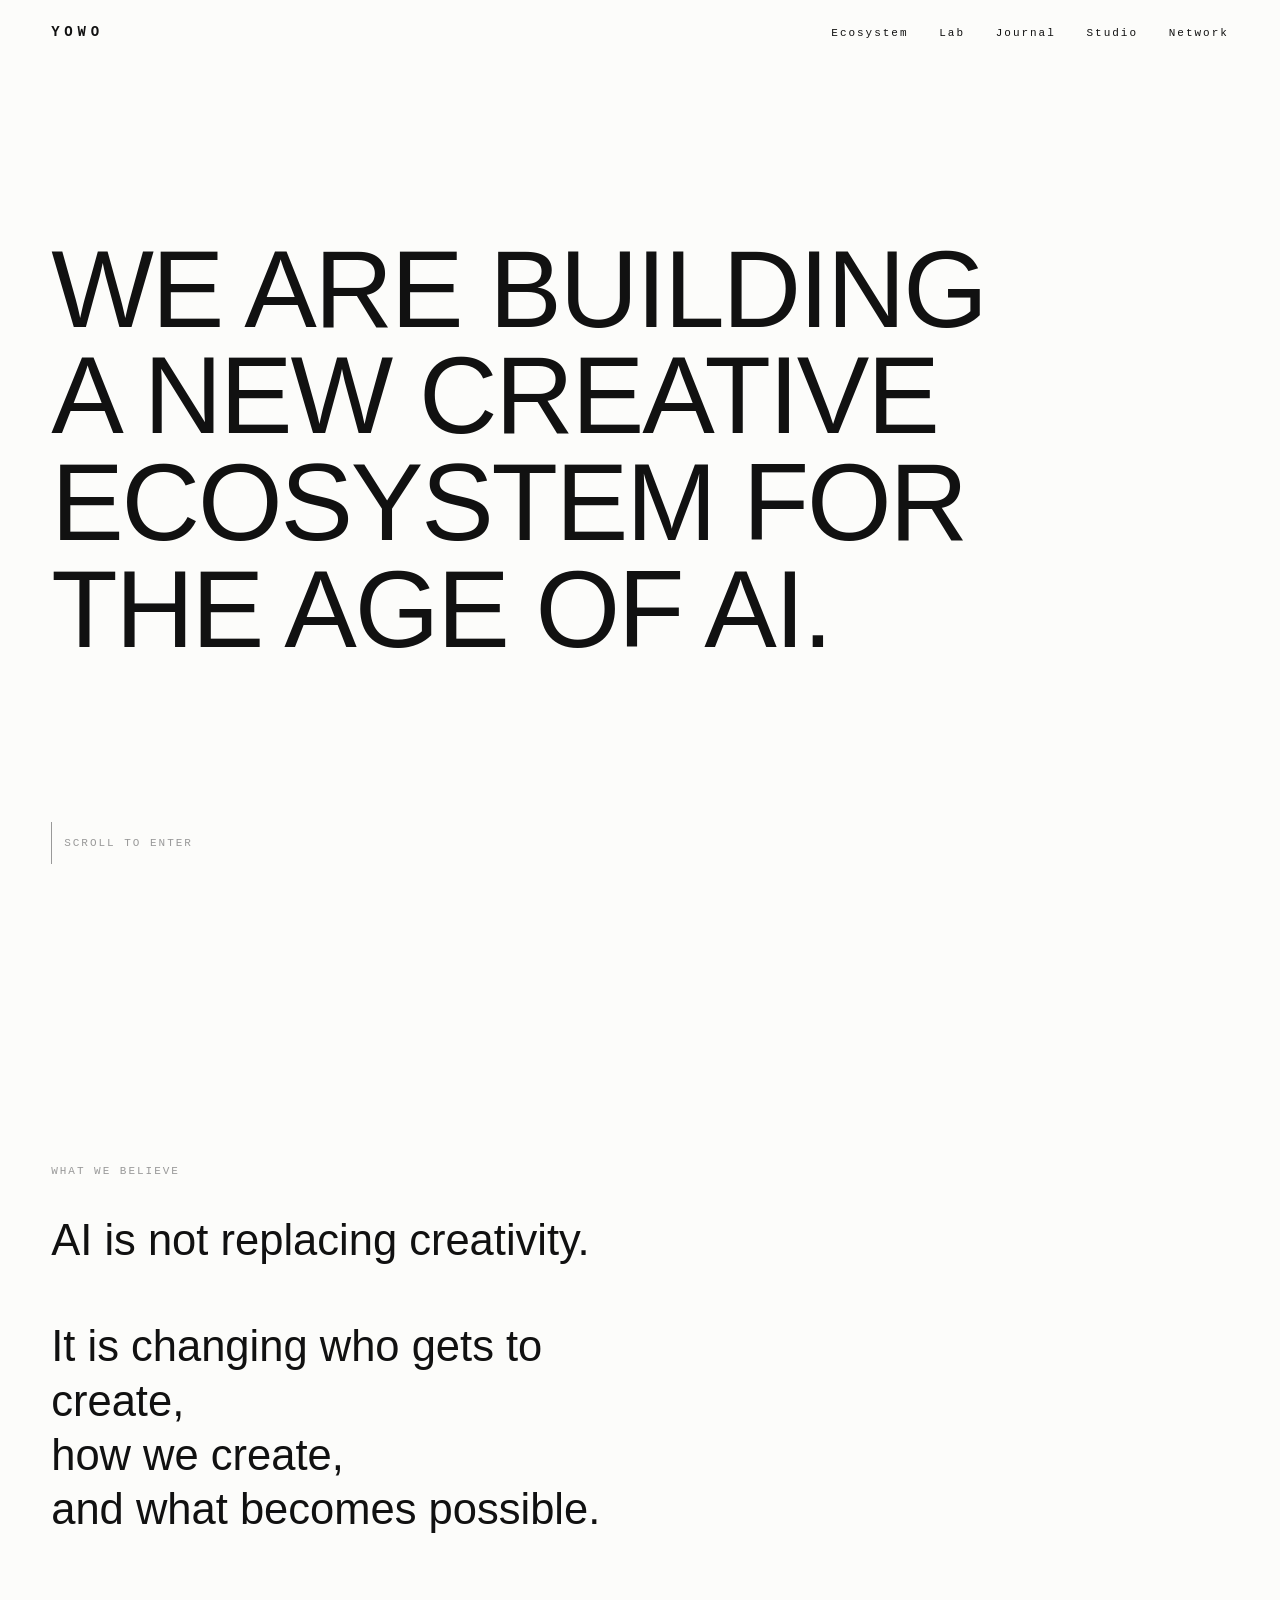
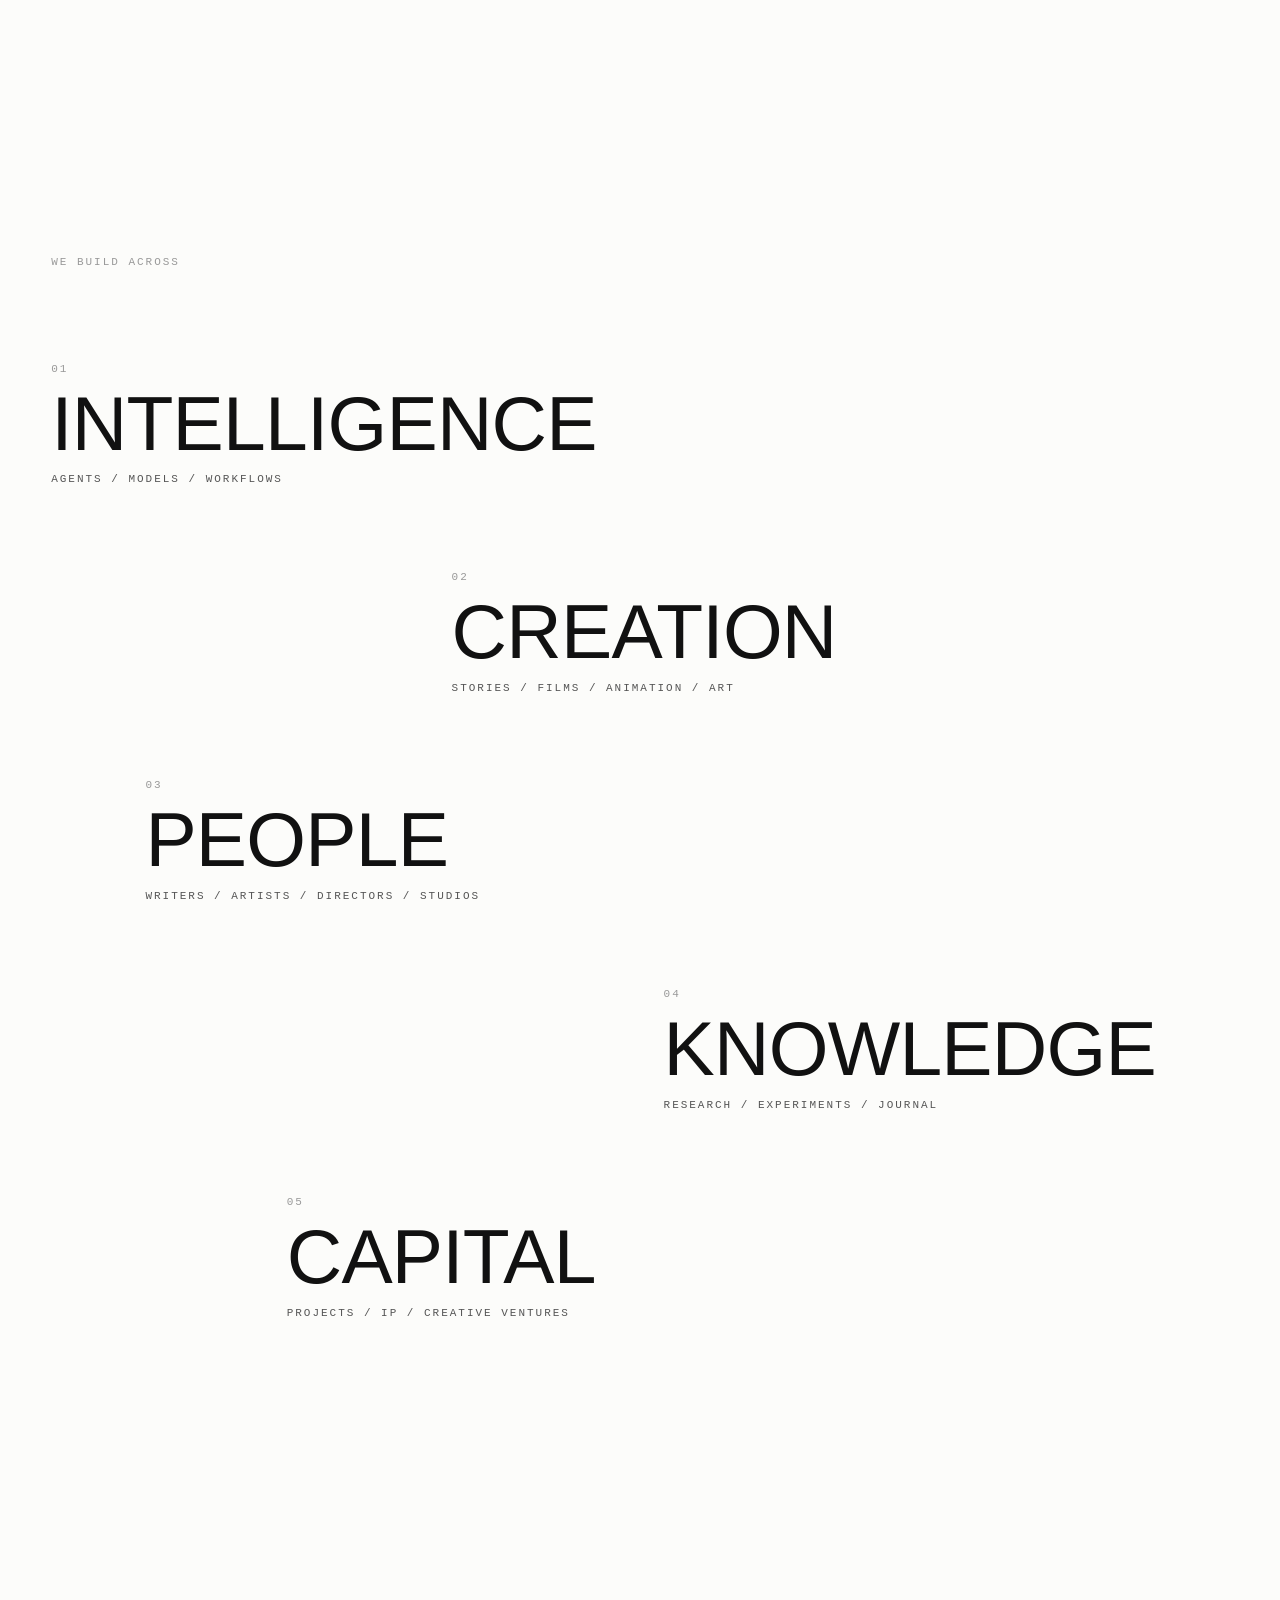
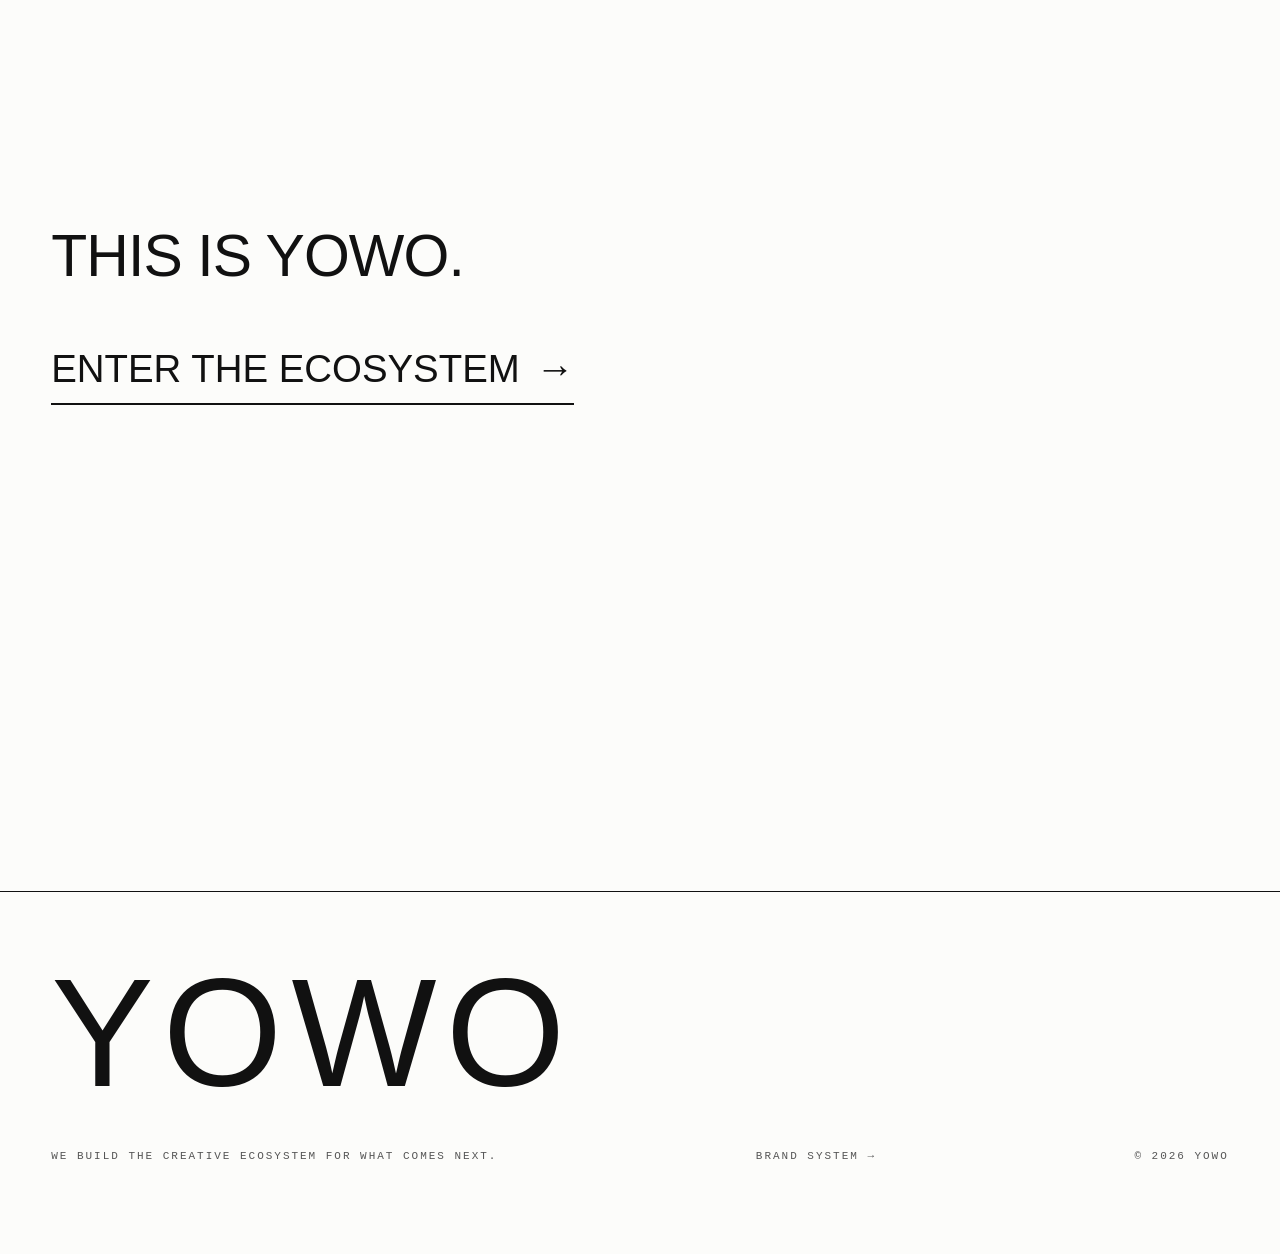
<file: index.html>
<!DOCTYPE html>
<html lang="en">
<head>
<meta charset="UTF-8" />
<meta name="viewport" content="width=device-width, initial-scale=1.0" />
<title>YOWO — We build the creative ecosystem for what comes next.</title>
<meta name="description" content="YOWO is a creative ecosystem for the age of AI. Studio, Lab, Journal, Network." />
<link rel="stylesheet" href="css/style.css" />
</head>
<body>

<header>
  <a class="wordmark" href="index.html">YOWO</a>
  <nav>
    <a href="ecosystem.html">Ecosystem</a>
    <a href="lab.html">Lab</a>
    <a href="journal.html">Journal</a>
    <a href="studio.html">Studio</a>
    <a href="network.html">Network</a>
  </nav>
</header>

<main>

  <!-- ============ HERO ============ -->
  <section class="hero">
    <h1 class="display statement">
      We are building a&nbsp;new creative ecosystem for the age of&nbsp;AI.
    </h1>
    <div class="scrollcue mono">
      <span class="line"></span>
      <span>Scroll to enter</span>
    </div>
  </section>

  <!-- ============ WHAT WE BELIEVE ============ -->
  <section class="screen believe">
    <span class="mono kicker reveal" style="color:#999;margin-bottom:3em;display:block;">What we believe</span>
    <p class="reveal">AI is not replacing creativity.</p>
    <p class="reveal">It is changing <strong>who</strong> gets to create,<br />
       <strong>how</strong> we create,<br />
       and <strong>what</strong> becomes possible.</p>
  </section>

  <!-- ============ WE BUILD ACROSS ============ -->
  <section>
    <span class="mono reveal" style="color:#999;display:block;padding-top:6vh;">We build across</span>
    <div class="desk">
      <div class="item reveal">
        <span class="num mono">01</span>
        <a class="world morph" href="lab.html">
          <span class="word">Intelligence</span><span class="glyph">⚙&#xFE0E;</span>
        </a>
        <div class="sub">Agents / Models / Workflows</div>
      </div>
      <div class="item reveal">
        <span class="num mono">02</span>
        <a class="world morph" href="studio.html">
          <span class="word">Creation</span><span class="glyph">▞▞</span>
        </a>
        <div class="sub">Stories / Films / Animation / Art</div>
      </div>
      <div class="item reveal">
        <span class="num mono">03</span>
        <a class="world morph" href="network.html">
          <span class="word">People</span><span class="glyph">✳</span>
        </a>
        <div class="sub">Writers / Artists / Directors / Studios</div>
      </div>
      <div class="item reveal">
        <span class="num mono">04</span>
        <a class="world morph" href="journal.html">
          <span class="word">Knowledge</span><span class="glyph">✎</span>
        </a>
        <div class="sub">Research / Experiments / Journal</div>
      </div>
      <div class="item reveal">
        <span class="num mono">05</span>
        <a class="world morph" href="ecosystem.html">
          <span class="word">Capital</span><span class="glyph">◐</span>
        </a>
        <div class="sub">Projects / IP / Creative Ventures</div>
      </div>
    </div>
  </section>

  <!-- ============ THIS IS YOWO ============ -->
  <section class="screen">
    <h2 class="display-md reveal">This is YOWO.</h2>
    <a class="enter reveal" href="ecosystem.html">
      <span>Enter the ecosystem</span><span class="arrow">→</span>
    </a>
  </section>

</main>

<footer>
  <div class="inner">
    <div class="wordmark-big">YOWO</div>
    <div class="cols">
      <span class="mono">We build the creative ecosystem for what comes next.</span>
      <a class="mono" href="brand.html">Brand System →</a>
      <span class="mono">© 2026 YOWO</span>
    </div>
  </div>
</footer>

<script src="js/main.js"></script>
</body>
</html>
</file>
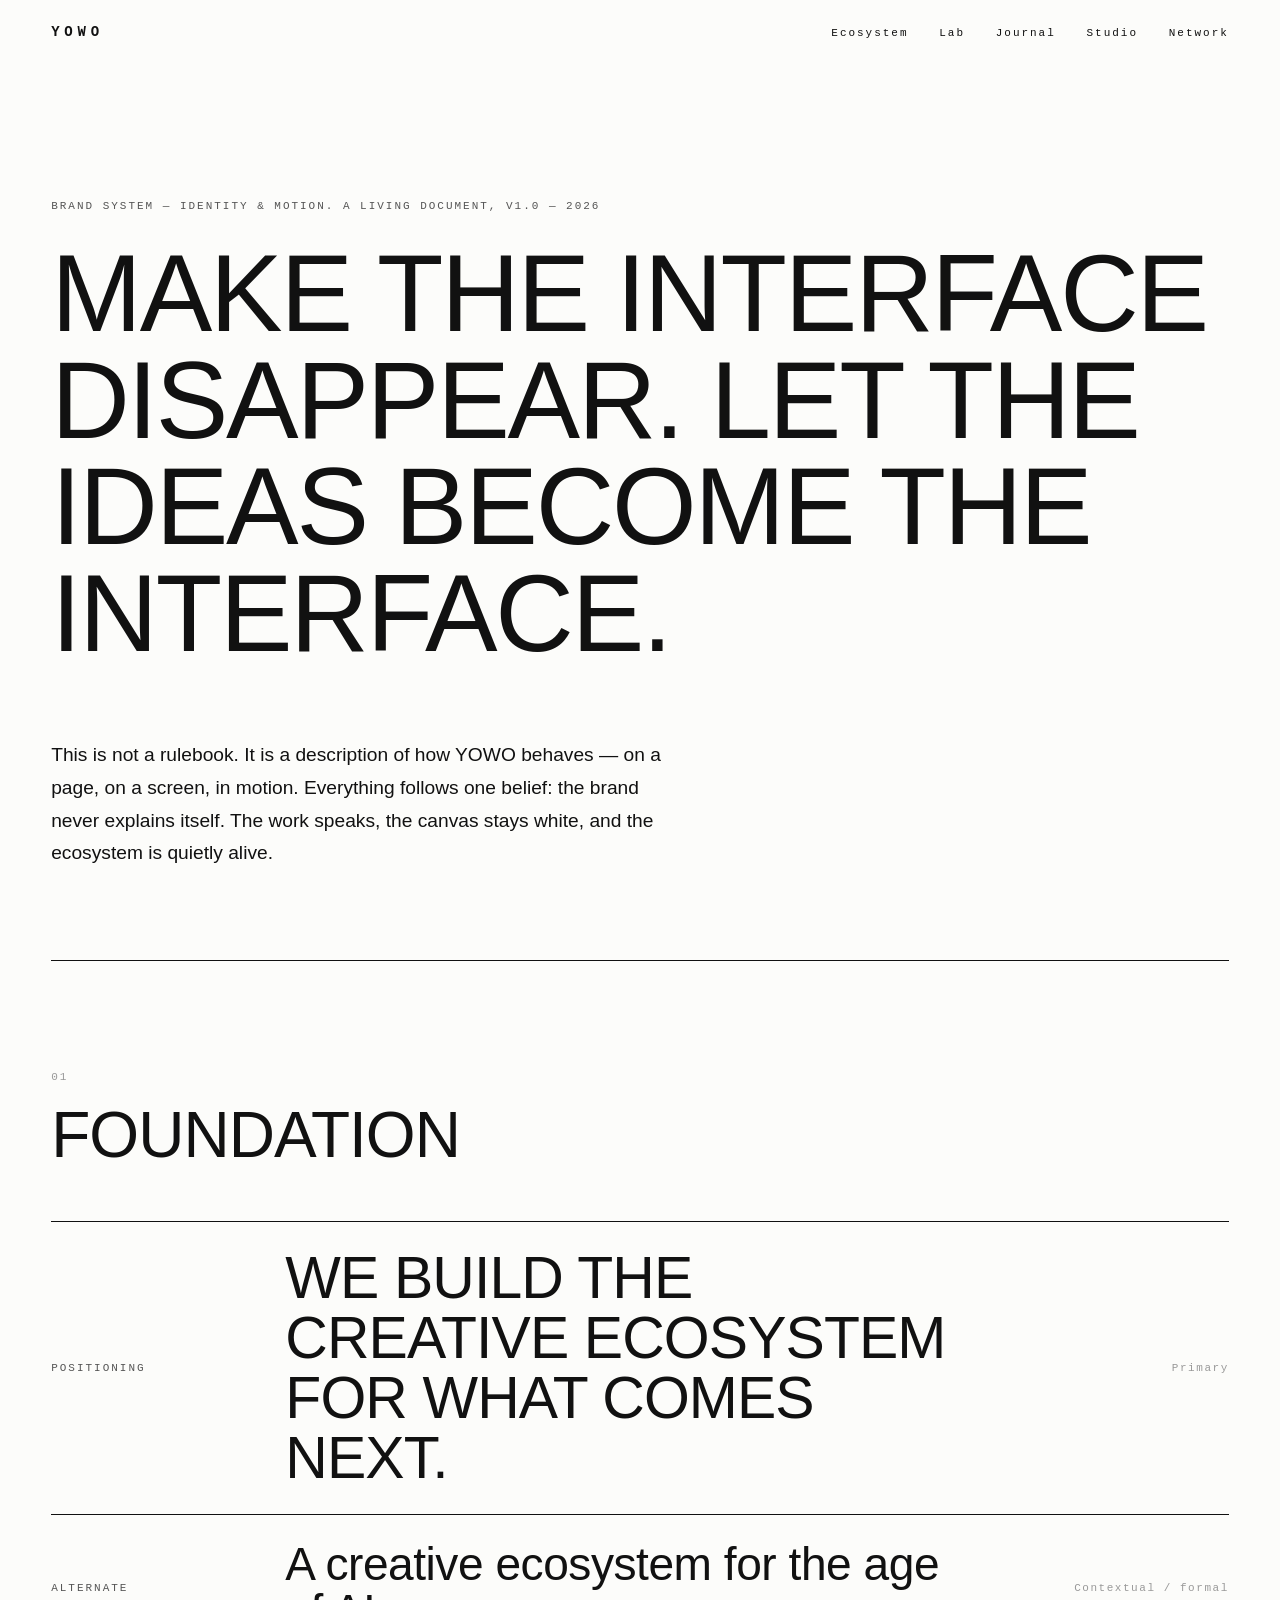
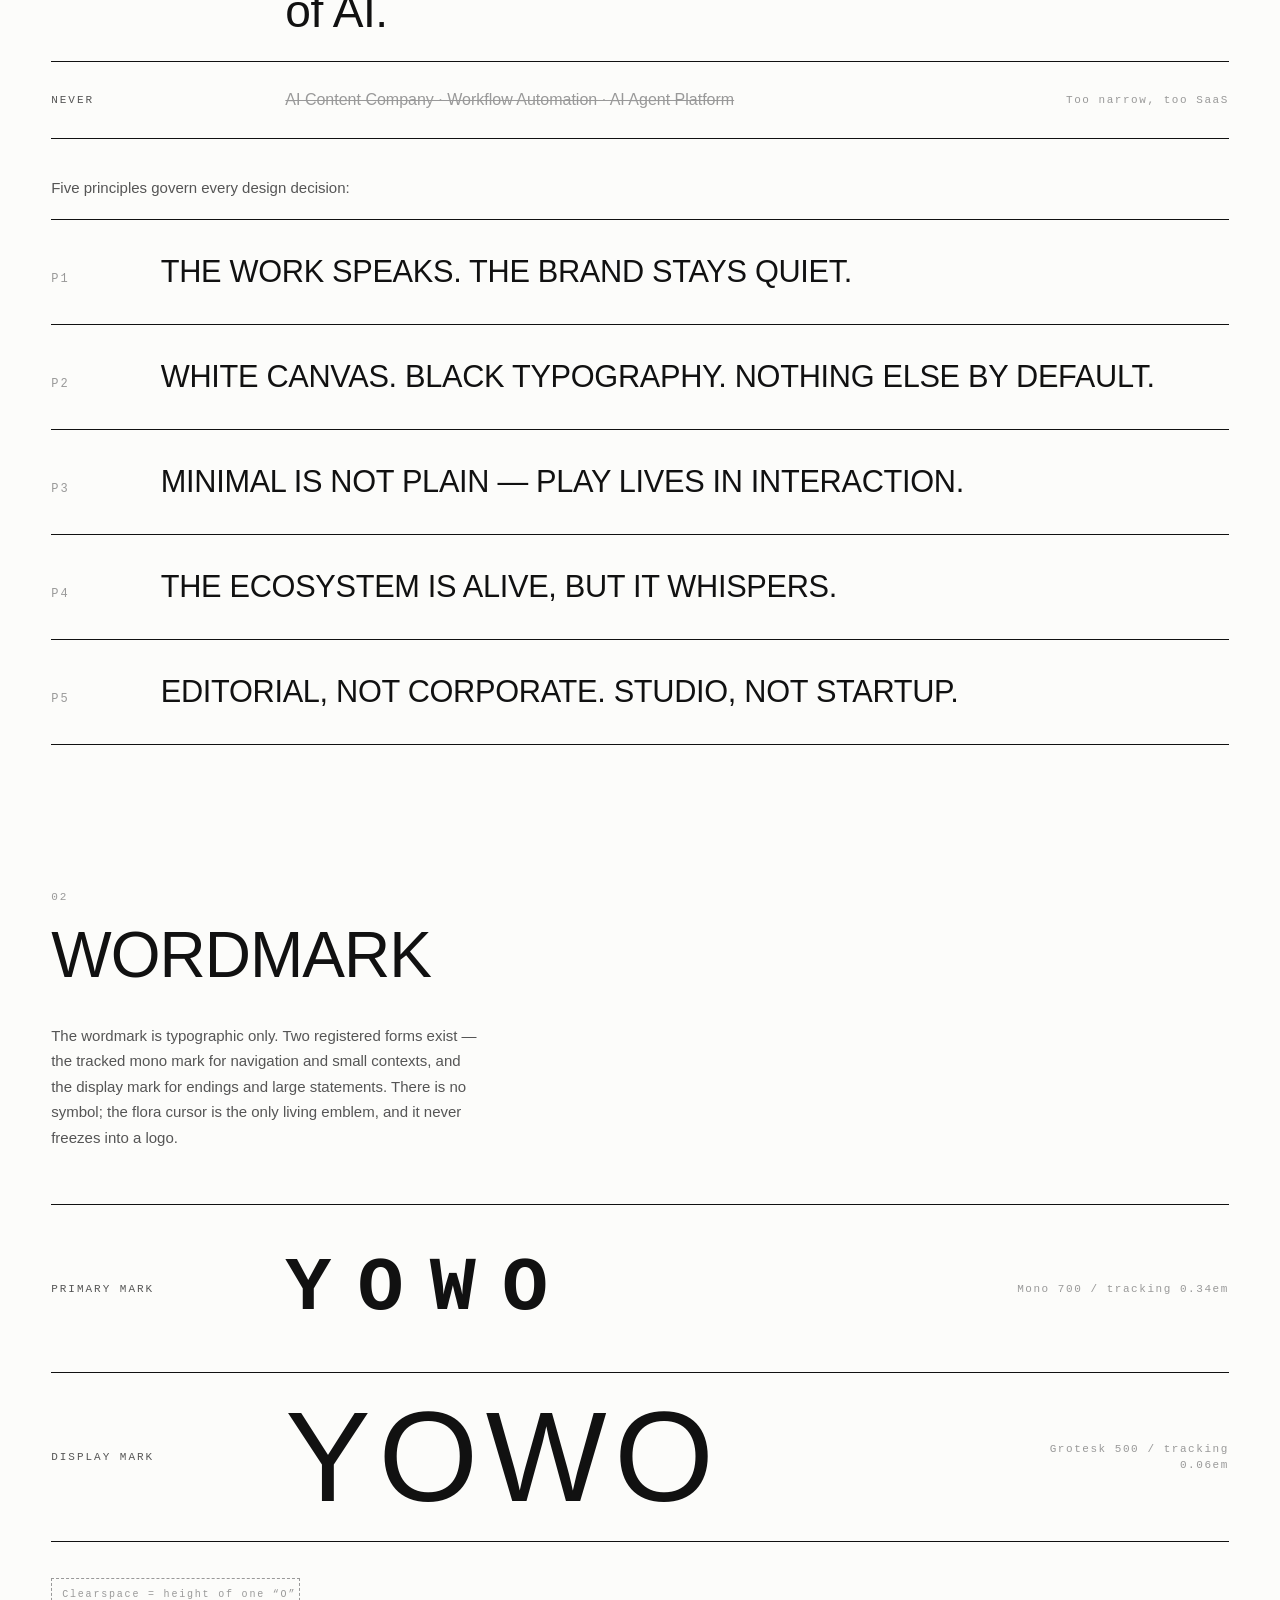
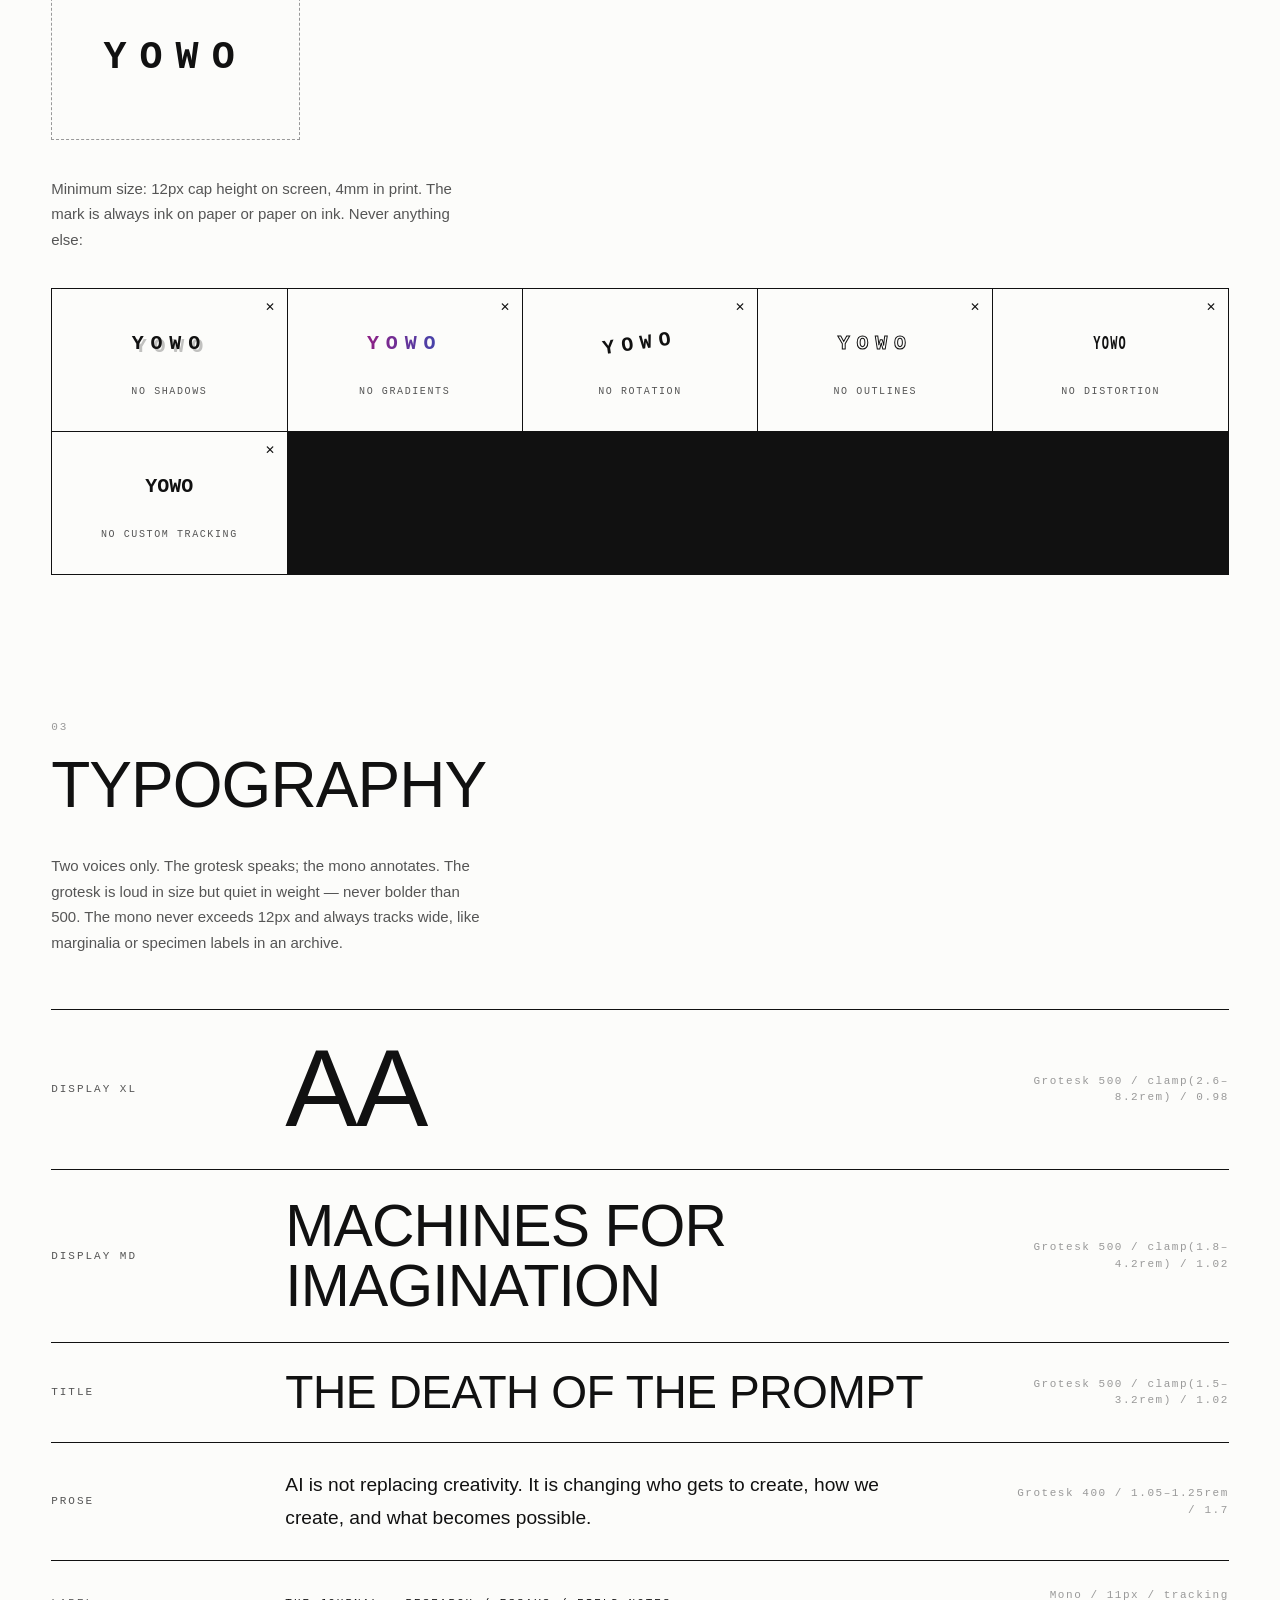
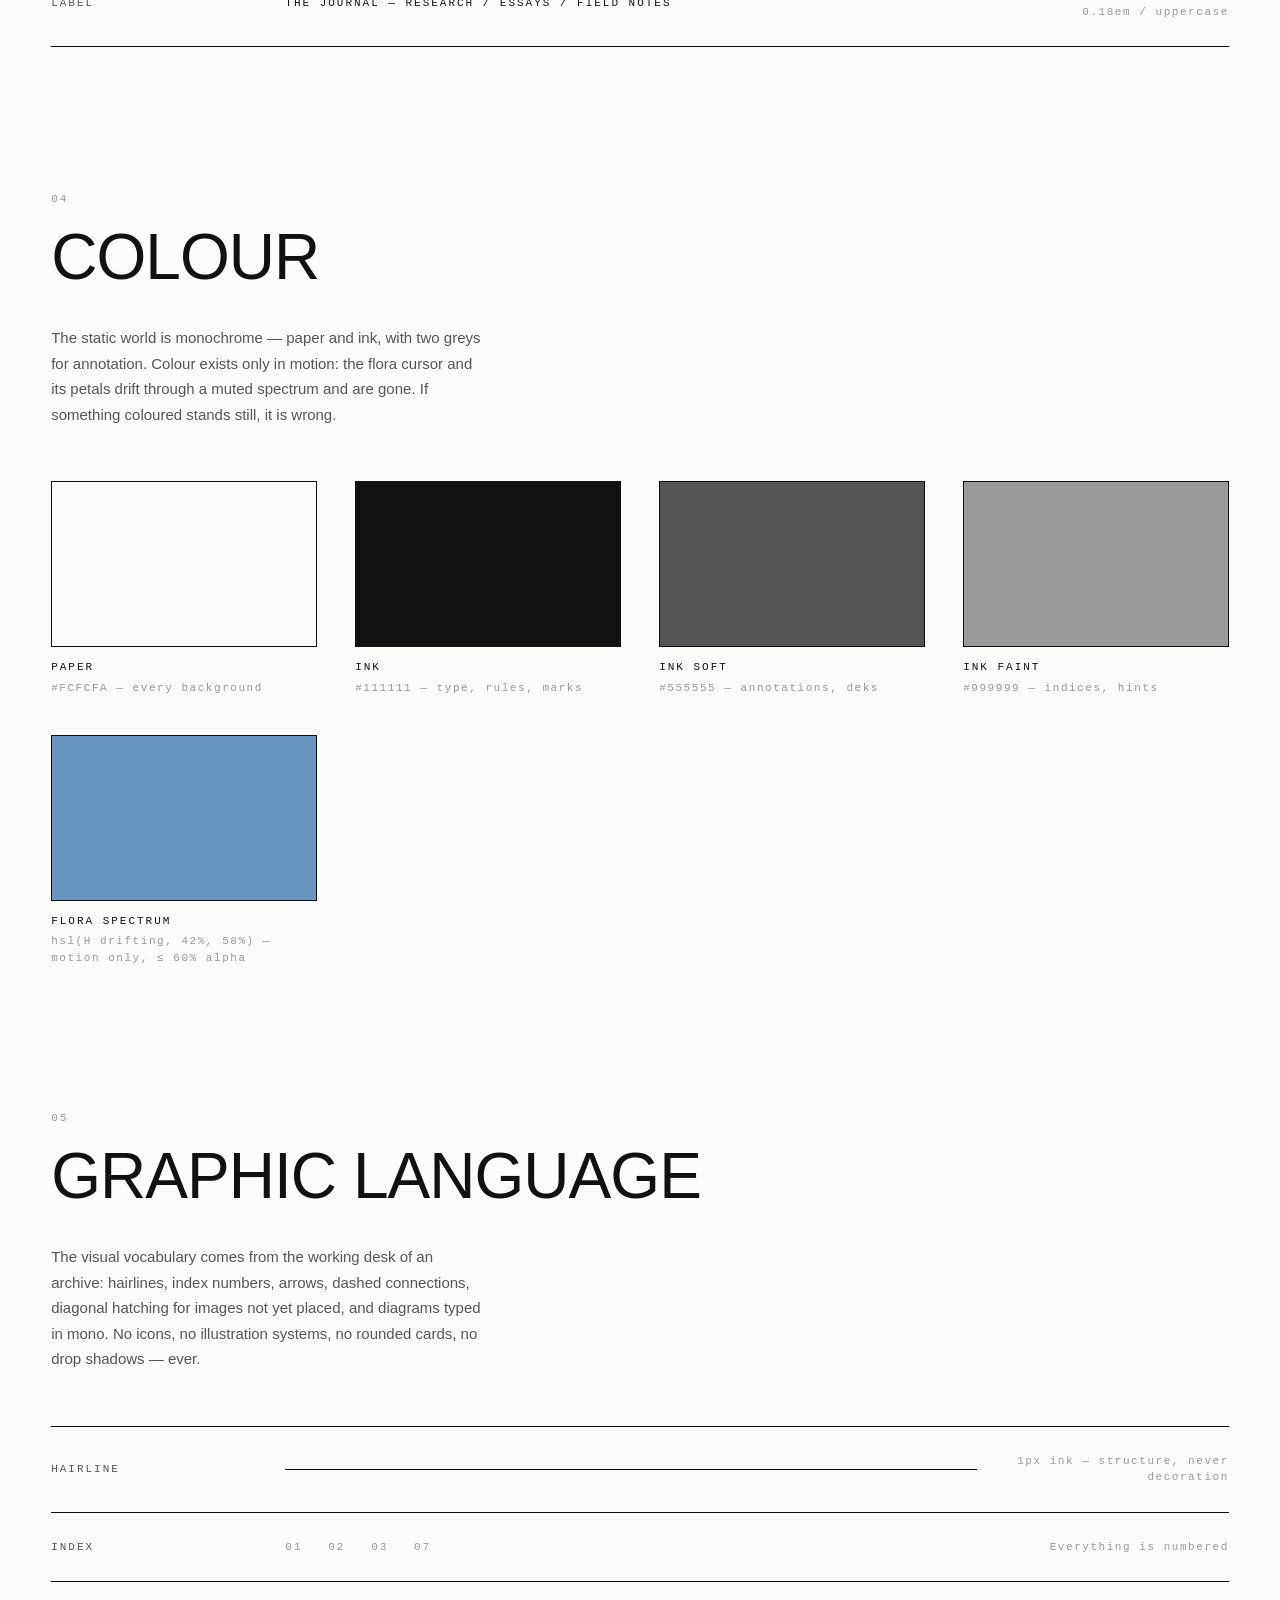
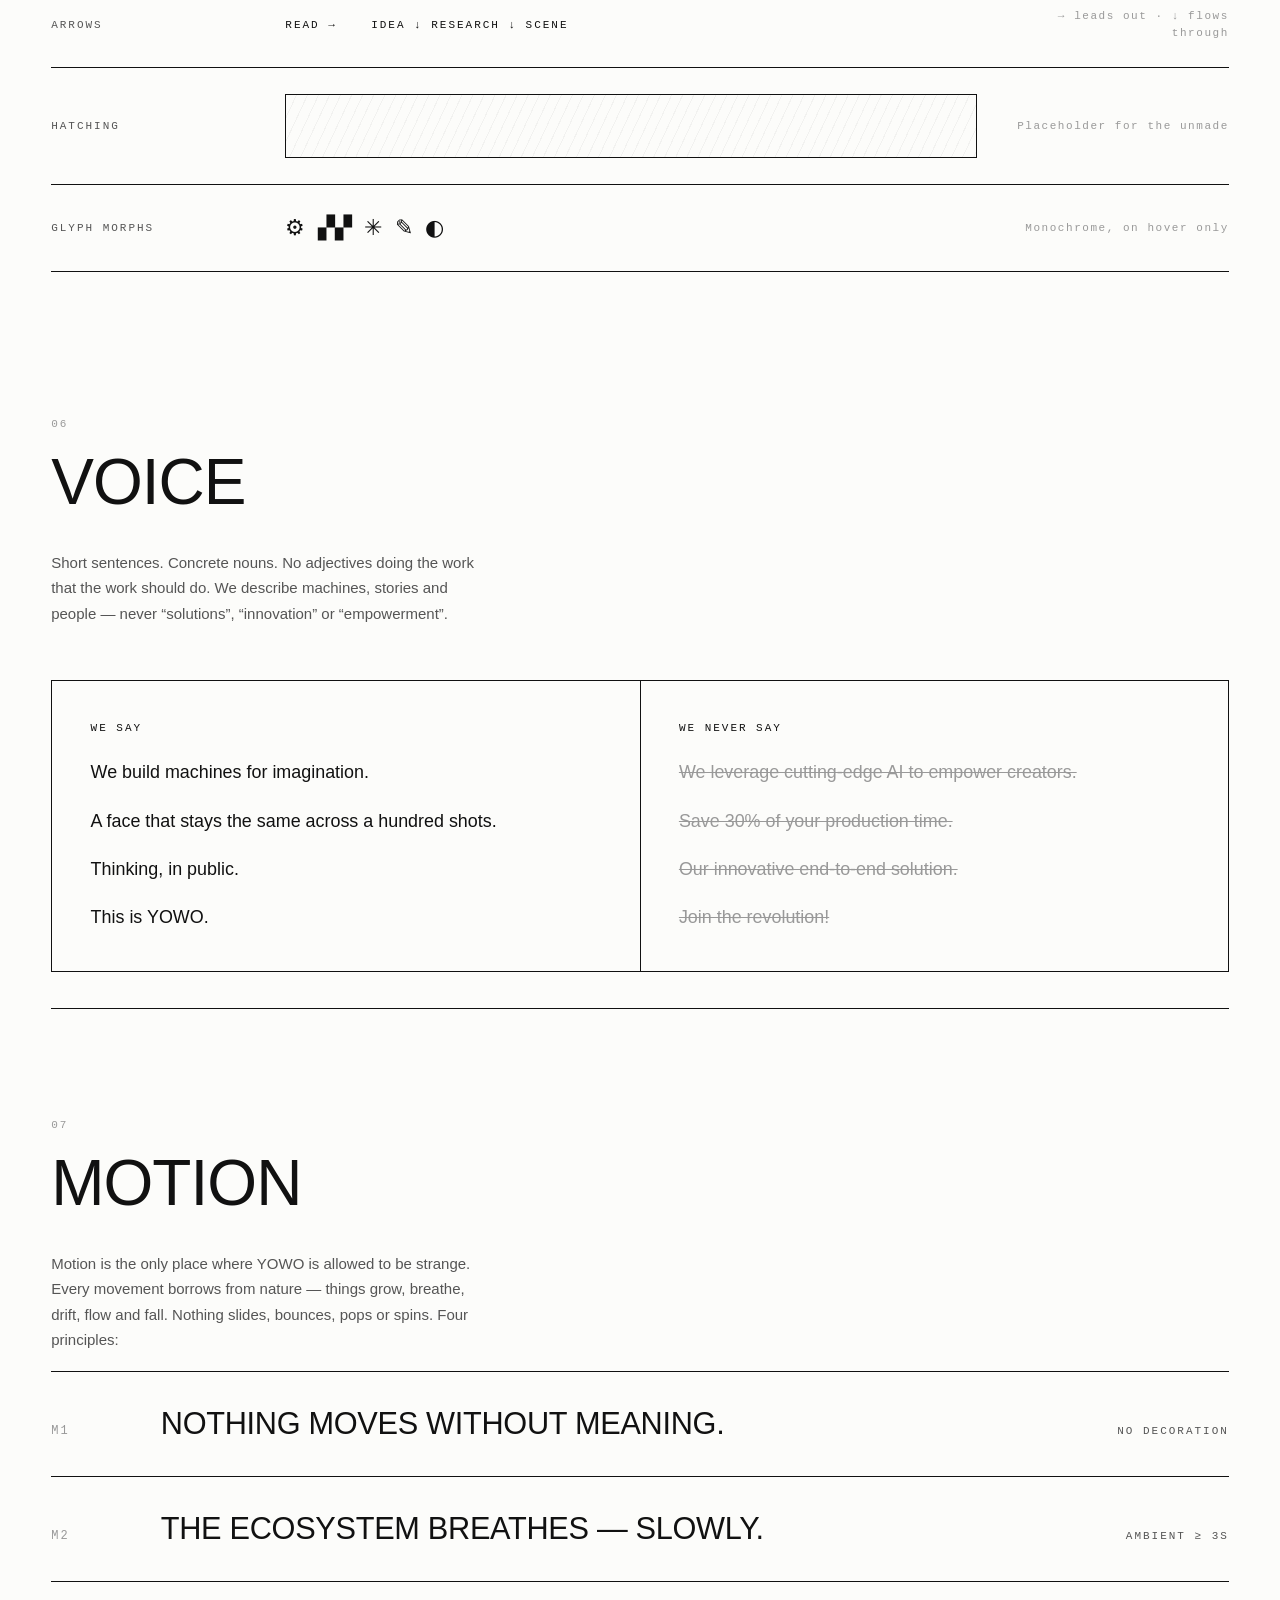
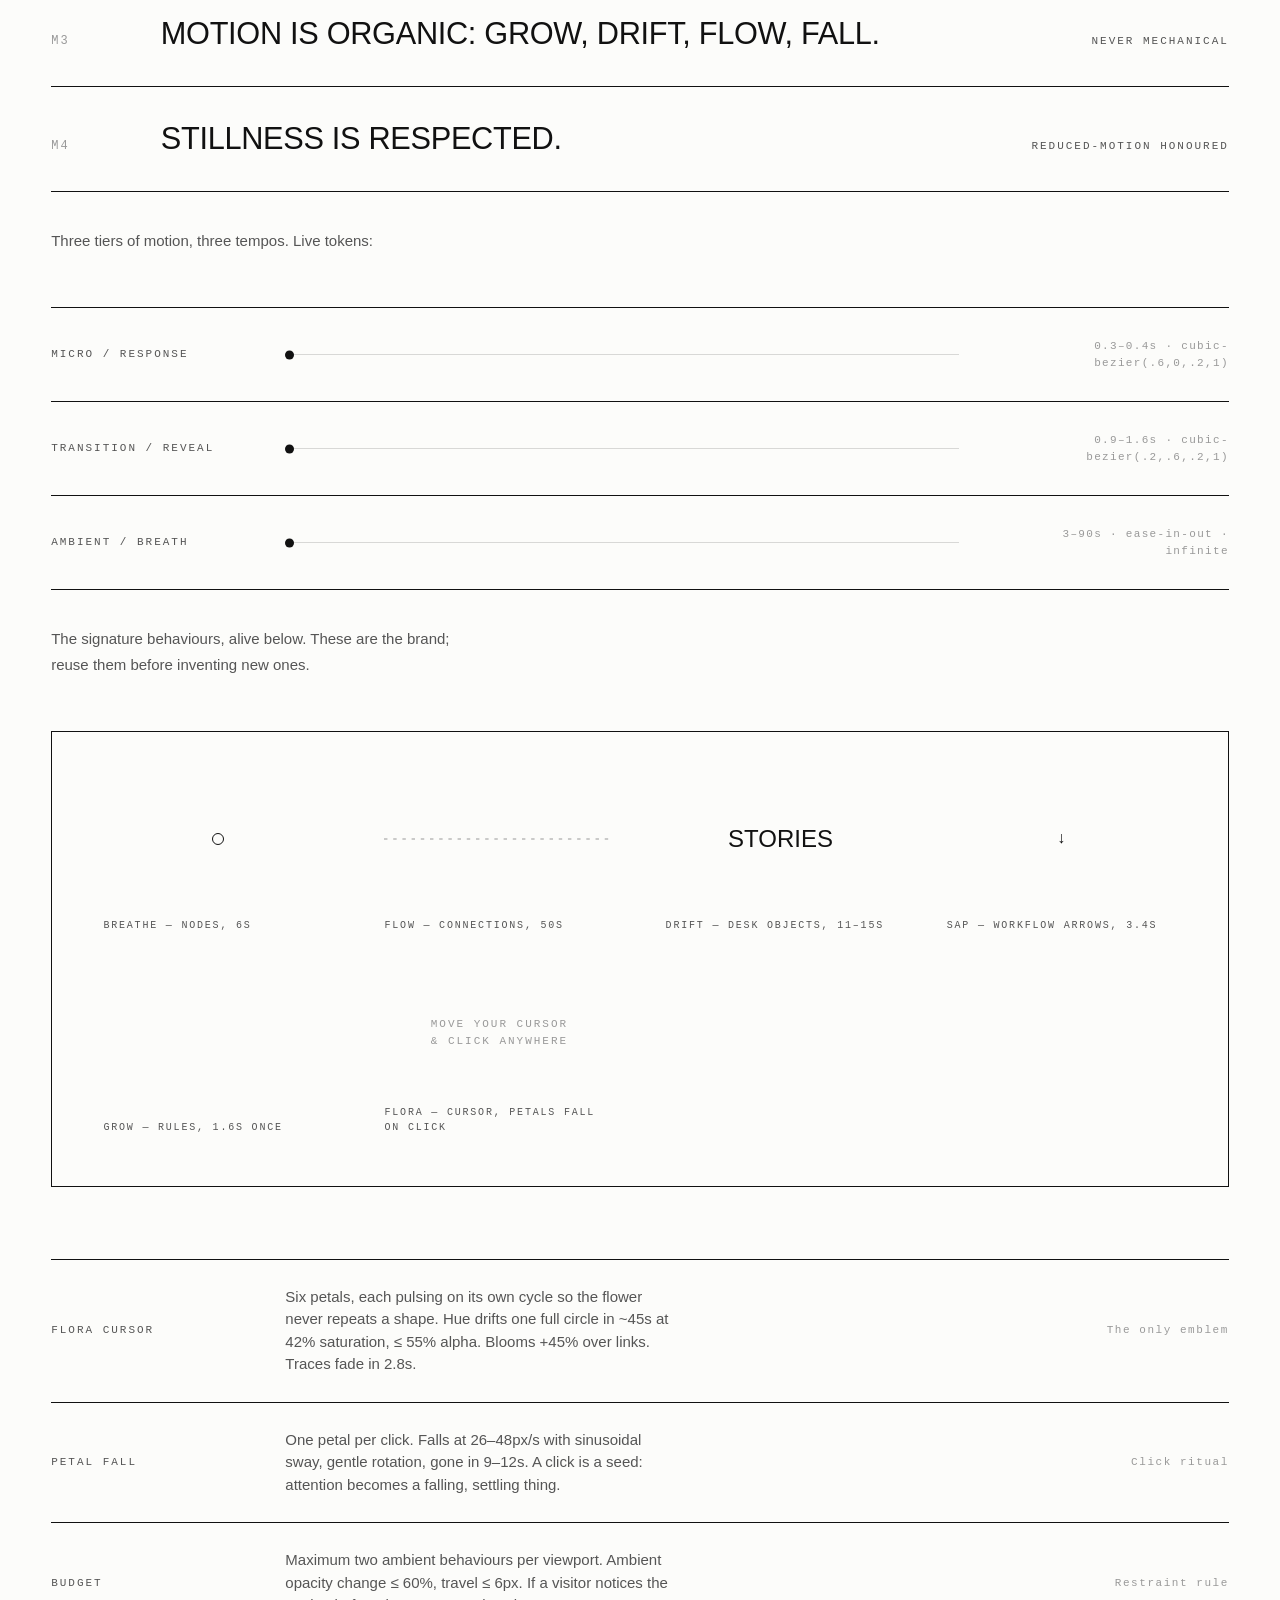
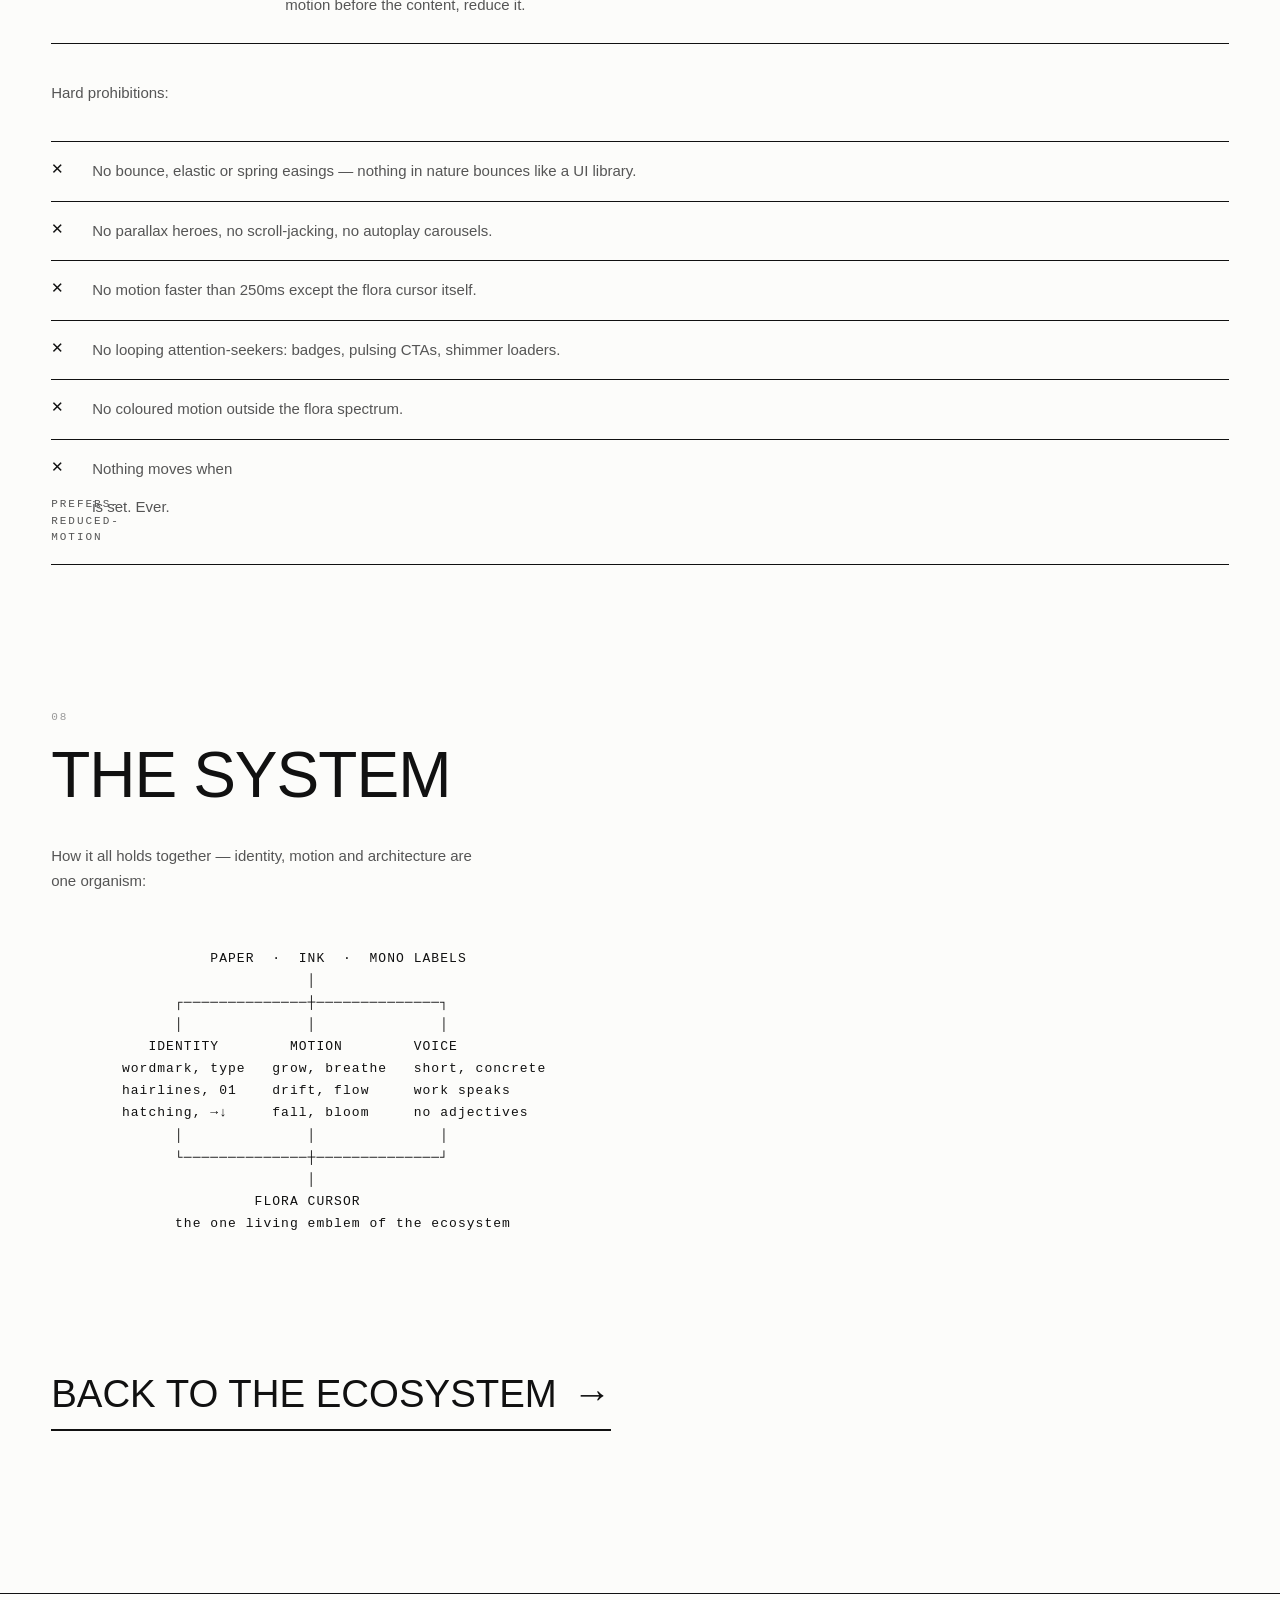
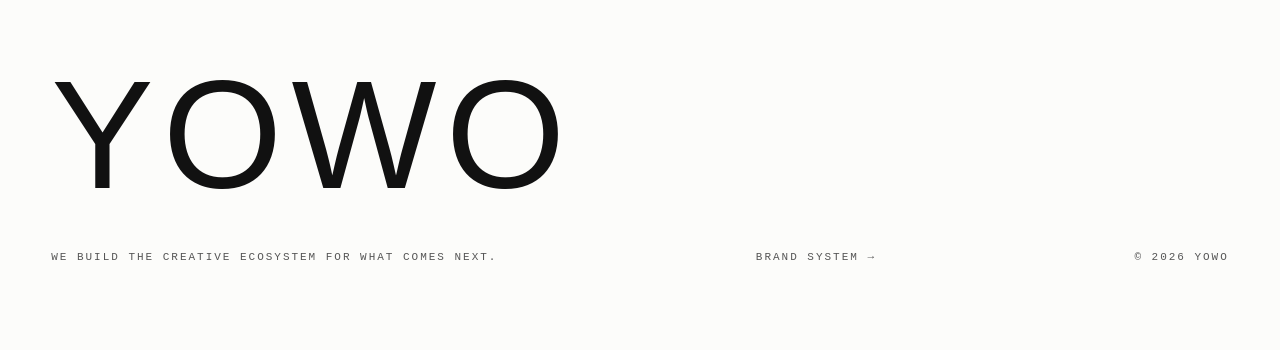
<file: brand.html>
<!DOCTYPE html>
<html lang="en">
<head>
<meta charset="UTF-8" />
<meta name="viewport" content="width=device-width, initial-scale=1.0" />
<title>Brand System — YOWO</title>
<meta name="description" content="The YOWO brand identity system and motion guideline. A living document." />
<link rel="stylesheet" href="css/style.css" />
<style>
/* ============ guideline-only styles ============ */

.g-chapter { padding: 12vh 0 4vh; }
.g-chapter .num { color: var(--ink-faint); display: block; margin-bottom: 1.6em; }
.g-chapter h2 {
  font-weight: 500;
  text-transform: uppercase;
  letter-spacing: -0.015em;
  line-height: 1;
  font-size: clamp(2rem, 5vw, 4.6rem);
}

.g-note { max-width: 52ch; color: var(--ink-soft); margin-top: 2.4em; font-size: 15px; line-height: 1.7; }

/* spec tables */
.g-spec { border-top: var(--hairline); margin-top: 6vh; }
.g-spec .g-row {
  display: grid;
  grid-template-columns: minmax(12ch, 22ch) 1fr minmax(14ch, 24ch);
  gap: clamp(16px, 3vw, 48px);
  padding: 26px 0;
  border-bottom: var(--hairline);
  align-items: center;
}
.g-spec .g-row .lbl { font-family: var(--mono); font-size: 11px; letter-spacing: 0.18em; text-transform: uppercase; color: var(--ink-soft); }
.g-spec .g-row .val { font-family: var(--mono); font-size: 11px; letter-spacing: 0.14em; color: var(--ink-faint); text-align: right; }
@media (max-width: 720px) {
  .g-spec .g-row { grid-template-columns: 1fr; gap: 10px; }
  .g-spec .g-row .val { text-align: left; }
}

/* wordmark specimens */
.g-mark-primary { font-family: var(--mono); font-weight: 700; letter-spacing: 0.34em; font-size: clamp(2rem, 6vw, 5rem); }
.g-mark-display { font-weight: 500; letter-spacing: 0.06em; font-size: clamp(3rem, 10vw, 9rem); line-height: 0.9; }

.g-clearspace {
  display: inline-block;
  border: 1px dashed var(--ink-faint);
  padding: clamp(24px, 4vw, 56px);
  margin-top: 4vh;
  position: relative;
}
.g-clearspace .cs-label {
  position: absolute; top: 8px; left: 10px;
  font-family: var(--mono); font-size: 10px; letter-spacing: 0.18em; color: var(--ink-faint);
}

/* misuse */
.g-misuse { display: grid; grid-template-columns: repeat(auto-fill, minmax(200px, 1fr)); gap: 1px; background: var(--ink); border: var(--hairline); margin-top: 4vh; }
.g-misuse .m {
  background: var(--paper);
  padding: 40px 20px 30px;
  text-align: center;
  position: relative;
}
.g-misuse .m .x { position: absolute; top: 10px; right: 12px; font-family: var(--mono); font-size: 12px; }
.g-misuse .m .demo { font-family: var(--mono); font-weight: 700; letter-spacing: 0.34em; font-size: 20px; display: block; margin-bottom: 18px; }
.g-misuse .m .why { font-family: var(--mono); font-size: 10px; letter-spacing: 0.16em; text-transform: uppercase; color: var(--ink-soft); }
.g-misuse .m.m-shadow .demo { text-shadow: 3px 3px 0 rgba(17,17,17,0.25); }
.g-misuse .m.m-grad .demo { background: linear-gradient(90deg, #c06, #06c); -webkit-background-clip: text; background-clip: text; color: transparent; }
.g-misuse .m.m-tilt .demo { transform: rotate(-8deg); }
.g-misuse .m.m-outline .demo { color: var(--paper); -webkit-text-stroke: 1px var(--ink); }
.g-misuse .m.m-squish .demo { transform: scaleX(0.6); letter-spacing: 0.1em; }
.g-misuse .m.m-loose .demo { letter-spacing: 0; }

/* type specimens */
.g-type-xl { font-weight: 500; text-transform: uppercase; letter-spacing: -0.02em; line-height: 0.98; font-size: clamp(2.6rem, 8.5vw, 8.2rem); }
.g-type-md { font-weight: 500; text-transform: uppercase; letter-spacing: -0.015em; line-height: 1.02; font-size: clamp(1.8rem, 4.6vw, 4.2rem); }
.g-type-title { font-weight: 500; text-transform: uppercase; line-height: 1.02; font-size: clamp(1.5rem, 3.6vw, 3.2rem); letter-spacing: -0.01em; }
.g-type-prose { font-size: clamp(1.05rem, 1.5vw, 1.25rem); line-height: 1.7; max-width: 58ch; }
.g-type-label { font-family: var(--mono); font-size: 11px; letter-spacing: 0.18em; text-transform: uppercase; }

/* color chips */
.g-colors { display: grid; grid-template-columns: repeat(auto-fill, minmax(220px, 1fr)); gap: clamp(20px, 3vw, 40px); margin-top: 6vh; }
.g-chip .swatch { aspect-ratio: 16 / 10; border: var(--hairline); }
.g-chip .cname { font-family: var(--mono); font-size: 11px; letter-spacing: 0.18em; text-transform: uppercase; margin-top: 12px; }
.g-chip .cval { font-family: var(--mono); font-size: 11px; letter-spacing: 0.14em; color: var(--ink-faint); margin-top: 4px; }

.sw-paper { background: #fcfcfa; }
.sw-ink { background: #111111; }
.sw-soft { background: #555555; }
.sw-faint { background: #999999; }
.sw-flora {
  background: hsl(210, 42%, 58%);
  animation: g-huedrift 45s linear infinite;
}
@keyframes g-huedrift { to { filter: hue-rotate(360deg); } }

/* motion demos */
.g-ease-demo { border-top: var(--hairline); margin-top: 6vh; }
.g-ease-row {
  display: grid;
  grid-template-columns: minmax(12ch, 22ch) 1fr minmax(14ch, 26ch);
  gap: clamp(16px, 3vw, 48px);
  padding: 30px 0;
  border-bottom: var(--hairline);
  align-items: center;
}
.g-ease-row .lbl { font-family: var(--mono); font-size: 11px; letter-spacing: 0.18em; text-transform: uppercase; color: var(--ink-soft); }
.g-ease-row .val { font-family: var(--mono); font-size: 11px; letter-spacing: 0.12em; color: var(--ink-faint); text-align: right; }
.g-track { position: relative; height: 1px; background: rgba(17,17,17,0.15); }
.g-dot {
  position: absolute; top: 50%; left: 0;
  width: 9px; height: 9px; border-radius: 50%;
  background: var(--ink);
  transform: translate(0, -50%);
}
.g-dot.d-micro { animation: g-run 2.4s cubic-bezier(0.6, 0, 0.2, 1) infinite; }
.g-dot.d-enter { animation: g-run 2.4s cubic-bezier(0.2, 0.6, 0.2, 1) infinite; }
.g-dot.d-ambient { animation: g-runback 6s ease-in-out infinite; }
@keyframes g-run {
  0%, 12% { left: 0; }
  62%, 100% { left: calc(100% - 9px); }
}
@keyframes g-runback {
  0%, 100% { left: 0; }
  50% { left: calc(100% - 9px); }
}
@media (max-width: 720px) {
  .g-ease-row { grid-template-columns: 1fr; gap: 14px; }
  .g-ease-row .val { text-align: left; }
}

/* ambient demo garden */
.g-garden {
  border: var(--hairline);
  margin-top: 6vh;
  padding: clamp(24px, 4vw, 56px);
  display: grid;
  grid-template-columns: repeat(auto-fit, minmax(180px, 1fr));
  gap: clamp(24px, 4vw, 56px);
}
.g-garden .cell { min-height: 150px; display: flex; flex-direction: column; justify-content: space-between; gap: 24px; }
.g-garden .cell .demoarea { flex: 1; display: flex; align-items: center; justify-content: center; }
.g-garden .cell .dl { font-family: var(--mono); font-size: 10px; letter-spacing: 0.18em; text-transform: uppercase; color: var(--ink-soft); }

.g-breathe-node { width: 12px; height: 12px; border-radius: 50%; border: 1.2px solid var(--ink); animation: breathe 6s ease-in-out infinite; }
.g-flow-line { width: 100%; height: 40px; }
.g-flow-line line { stroke: var(--ink-faint); stroke-width: 1; stroke-dasharray: 3 5; animation: flow 50s linear infinite; }
.g-drift-word { font-weight: 500; text-transform: uppercase; font-size: 1.5rem; animation: drift 11s ease-in-out infinite; }
.g-sap-arrow { font-family: var(--mono); font-size: 16px; animation: sap 3.4s ease-in-out infinite; }
.g-grow-rule { width: 100%; }
.g-grow-rule hr { border: none; border-top: var(--hairline); transform-origin: left; animation: g-regrow 4s cubic-bezier(0.2, 0.6, 0.2, 1) infinite; }
@keyframes g-regrow {
  0% { transform: scaleX(0); }
  40%, 85% { transform: scaleX(1); }
  100% { transform: scaleX(1); opacity: 0; }
}

/* voice table */
.g-voice { display: grid; grid-template-columns: 1fr 1fr; gap: 1px; background: var(--ink); border: var(--hairline); margin-top: 6vh; }
.g-voice > div { background: var(--paper); padding: clamp(24px, 3vw, 44px); }
.g-voice .h { font-family: var(--mono); font-size: 11px; letter-spacing: 0.18em; text-transform: uppercase; margin-bottom: 2em; display: block; }
.g-voice p { font-size: clamp(1rem, 1.4vw, 1.2rem); line-height: 1.6; }
.g-voice p + p { margin-top: 1.1em; }
.g-voice .no p { color: var(--ink-faint); text-decoration: line-through; text-decoration-thickness: 1px; }
@media (max-width: 720px) { .g-voice { grid-template-columns: 1fr; } }

/* dont list */
.g-donts { margin-top: 4vh; border-top: var(--hairline); }
.g-donts li {
  list-style: none;
  display: grid;
  grid-template-columns: 3ch 1fr;
  gap: 16px;
  padding: 18px 0;
  border-bottom: var(--hairline);
  font-size: 15px;
  color: var(--ink-soft);
}
.g-donts li::before { content: "✕"; font-family: var(--mono); color: var(--ink); }
</style>
</head>
<body>

<header>
  <a class="wordmark" href="index.html">YOWO</a>
  <nav>
    <a href="ecosystem.html">Ecosystem</a>
    <a href="lab.html">Lab</a>
    <a href="journal.html">Journal</a>
    <a href="studio.html">Studio</a>
    <a href="network.html">Network</a>
  </nav>
</header>

<main>

  <section class="pagehead">
    <span class="mono kicker">Brand System — Identity &amp; Motion. A living document, v1.0 — 2026</span>
    <h1 class="display reveal in">Make the interface disappear. Let the ideas become the interface.</h1>
  </section>

  <section class="section" style="padding-top:0;">
    <div class="prose">
      <p class="reveal">This is not a rulebook. It is a description of how YOWO behaves —
      on a page, on a screen, in motion. Everything follows one belief:
      the brand never explains itself. The work speaks, the canvas stays white,
      and the ecosystem is quietly alive.</p>
    </div>
  </section>

  <hr class="rule" />

  <!-- ====================== 01 FOUNDATION ====================== -->
  <section class="g-chapter">
    <span class="num mono">01</span>
    <h2>Foundation</h2>

    <div class="g-spec reveal">
      <div class="g-row">
        <span class="lbl">Positioning</span>
        <span class="g-type-md">We build the creative ecosystem for what comes next.</span>
        <span class="val">Primary</span>
      </div>
      <div class="g-row">
        <span class="lbl">Alternate</span>
        <span class="g-type-title serifish" style="text-transform:none;">A creative ecosystem for the age of AI.</span>
        <span class="val">Contextual / formal</span>
      </div>
      <div class="g-row">
        <span class="lbl">Never</span>
        <span style="color:var(--ink-faint);text-decoration:line-through;">AI Content Company · Workflow Automation · AI Agent Platform</span>
        <span class="val">Too narrow, too SaaS</span>
      </div>
    </div>

    <p class="g-note reveal">Five principles govern every design decision:</p>

    <div class="rows reveal" style="margin-top:2vh;">
      <div class="row"><span class="idx">P1</span><span class="title" style="font-size:clamp(1.2rem,2.4vw,2rem);">The work speaks. The brand stays quiet.</span><span class="meta"></span></div>
      <div class="row"><span class="idx">P2</span><span class="title" style="font-size:clamp(1.2rem,2.4vw,2rem);">White canvas. Black typography. Nothing else by default.</span><span class="meta"></span></div>
      <div class="row"><span class="idx">P3</span><span class="title" style="font-size:clamp(1.2rem,2.4vw,2rem);">Minimal is not plain — play lives in interaction.</span><span class="meta"></span></div>
      <div class="row"><span class="idx">P4</span><span class="title" style="font-size:clamp(1.2rem,2.4vw,2rem);">The ecosystem is alive, but it whispers.</span><span class="meta"></span></div>
      <div class="row"><span class="idx">P5</span><span class="title" style="font-size:clamp(1.2rem,2.4vw,2rem);">Editorial, not corporate. Studio, not startup.</span><span class="meta"></span></div>
    </div>
  </section>

  <!-- ====================== 02 WORDMARK ====================== -->
  <section class="g-chapter">
    <span class="num mono">02</span>
    <h2>Wordmark</h2>

    <p class="g-note reveal">The wordmark is typographic only. Two registered forms exist —
    the tracked mono mark for navigation and small contexts, and the display mark
    for endings and large statements. There is no symbol; the flora cursor is the
    only living emblem, and it never freezes into a logo.</p>

    <div class="g-spec reveal">
      <div class="g-row">
        <span class="lbl">Primary mark</span>
        <span class="g-mark-primary">YOWO</span>
        <span class="val">Mono 700 / tracking 0.34em</span>
      </div>
      <div class="g-row">
        <span class="lbl">Display mark</span>
        <span class="g-mark-display">YOWO</span>
        <span class="val">Grotesk 500 / tracking 0.06em</span>
      </div>
    </div>

    <div class="g-clearspace reveal">
      <span class="cs-label">Clearspace = height of one “O”</span>
      <span class="g-mark-primary" style="font-size:clamp(1.4rem,3vw,2.4rem);">YOWO</span>
    </div>

    <p class="g-note reveal">Minimum size: 12px cap height on screen, 4mm in print.
    The mark is always ink on paper or paper on ink. Never anything else:</p>

    <div class="g-misuse reveal">
      <div class="m m-shadow"><span class="x">✕</span><span class="demo">YOWO</span><span class="why">No shadows</span></div>
      <div class="m m-grad"><span class="x">✕</span><span class="demo">YOWO</span><span class="why">No gradients</span></div>
      <div class="m m-tilt"><span class="x">✕</span><span class="demo">YOWO</span><span class="why">No rotation</span></div>
      <div class="m m-outline"><span class="x">✕</span><span class="demo">YOWO</span><span class="why">No outlines</span></div>
      <div class="m m-squish"><span class="x">✕</span><span class="demo">YOWO</span><span class="why">No distortion</span></div>
      <div class="m m-loose"><span class="x">✕</span><span class="demo">YOWO</span><span class="why">No custom tracking</span></div>
    </div>
  </section>

  <!-- ====================== 03 TYPOGRAPHY ====================== -->
  <section class="g-chapter">
    <span class="num mono">03</span>
    <h2>Typography</h2>

    <p class="g-note reveal">Two voices only. The grotesk speaks; the mono annotates.
    The grotesk is loud in size but quiet in weight — never bolder than 500.
    The mono never exceeds 12px and always tracks wide, like marginalia
    or specimen labels in an archive.</p>

    <div class="g-spec reveal">
      <div class="g-row">
        <span class="lbl">Display XL</span>
        <span class="g-type-xl">Aa</span>
        <span class="val">Grotesk 500 / clamp(2.6–8.2rem) / 0.98</span>
      </div>
      <div class="g-row">
        <span class="lbl">Display MD</span>
        <span class="g-type-md">Machines for imagination</span>
        <span class="val">Grotesk 500 / clamp(1.8–4.2rem) / 1.02</span>
      </div>
      <div class="g-row">
        <span class="lbl">Title</span>
        <span class="g-type-title">The death of the prompt</span>
        <span class="val">Grotesk 500 / clamp(1.5–3.2rem) / 1.02</span>
      </div>
      <div class="g-row">
        <span class="lbl">Prose</span>
        <span class="g-type-prose">AI is not replacing creativity. It is changing who gets to create, how we create, and what becomes possible.</span>
        <span class="val">Grotesk 400 / 1.05–1.25rem / 1.7</span>
      </div>
      <div class="g-row">
        <span class="lbl">Label</span>
        <span class="g-type-label">The Journal — Research / Essays / Field Notes</span>
        <span class="val">Mono / 11px / tracking 0.18em / uppercase</span>
      </div>
    </div>
  </section>

  <!-- ====================== 04 COLOR ====================== -->
  <section class="g-chapter">
    <span class="num mono">04</span>
    <h2>Colour</h2>

    <p class="g-note reveal">The static world is monochrome — paper and ink, with two greys
    for annotation. Colour exists only in motion: the flora cursor and its petals drift
    through a muted spectrum and are gone. If something coloured stands still,
    it is wrong.</p>

    <div class="g-colors reveal">
      <div class="g-chip">
        <div class="swatch sw-paper"></div>
        <div class="cname">Paper</div>
        <div class="cval">#FCFCFA — every background</div>
      </div>
      <div class="g-chip">
        <div class="swatch sw-ink"></div>
        <div class="cname">Ink</div>
        <div class="cval">#111111 — type, rules, marks</div>
      </div>
      <div class="g-chip">
        <div class="swatch sw-soft"></div>
        <div class="cname">Ink Soft</div>
        <div class="cval">#555555 — annotations, deks</div>
      </div>
      <div class="g-chip">
        <div class="swatch sw-faint"></div>
        <div class="cname">Ink Faint</div>
        <div class="cval">#999999 — indices, hints</div>
      </div>
      <div class="g-chip">
        <div class="swatch sw-flora"></div>
        <div class="cname">Flora Spectrum</div>
        <div class="cval">hsl(H drifting, 42%, 58%) — motion only, ≤ 60% alpha</div>
      </div>
    </div>
  </section>

  <!-- ====================== 05 GRAPHIC LANGUAGE ====================== -->
  <section class="g-chapter">
    <span class="num mono">05</span>
    <h2>Graphic Language</h2>

    <p class="g-note reveal">The visual vocabulary comes from the working desk of an archive:
    hairlines, index numbers, arrows, dashed connections, diagonal hatching for
    images not yet placed, and diagrams typed in mono. No icons, no illustration
    systems, no rounded cards, no drop shadows — ever.</p>

    <div class="g-spec reveal">
      <div class="g-row">
        <span class="lbl">Hairline</span>
        <hr class="rule" style="animation:none;" />
        <span class="val">1px ink — structure, never decoration</span>
      </div>
      <div class="g-row">
        <span class="lbl">Index</span>
        <span class="mono" style="color:var(--ink-faint);">01&nbsp;&nbsp;&nbsp;02&nbsp;&nbsp;&nbsp;03&nbsp;&nbsp;&nbsp;07</span>
        <span class="val">Everything is numbered</span>
      </div>
      <div class="g-row">
        <span class="lbl">Arrows</span>
        <span class="mono">READ →&nbsp;&nbsp;&nbsp;&nbsp;idea ↓ research ↓ scene</span>
        <span class="val">→ leads out · ↓ flows through</span>
      </div>
      <div class="g-row">
        <span class="lbl">Hatching</span>
        <span style="display:block;height:64px;border:var(--hairline);background:repeating-linear-gradient(115deg, transparent 0 9px, rgba(17,17,17,0.045) 9px 10px);"></span>
        <span class="val">Placeholder for the unmade</span>
      </div>
      <div class="g-row">
        <span class="lbl">Glyph morphs</span>
        <span style="font-size:1.4rem;">⚙︎&nbsp;&nbsp;▞▞&nbsp;&nbsp;✳&nbsp;&nbsp;✎&nbsp;&nbsp;◐</span>
        <span class="val">Monochrome, on hover only</span>
      </div>
    </div>
  </section>

  <!-- ====================== 06 VOICE ====================== -->
  <section class="g-chapter">
    <span class="num mono">06</span>
    <h2>Voice</h2>

    <p class="g-note reveal">Short sentences. Concrete nouns. No adjectives doing the work
    that the work should do. We describe machines, stories and people —
    never “solutions”, “innovation” or “empowerment”.</p>

    <div class="g-voice reveal">
      <div class="yes">
        <span class="h">We say</span>
        <p>We build machines for imagination.</p>
        <p>A face that stays the same across a hundred shots.</p>
        <p>Thinking, in public.</p>
        <p>This is YOWO.</p>
      </div>
      <div class="no">
        <span class="h">We never say</span>
        <p>We leverage cutting-edge AI to empower creators.</p>
        <p>Save 30% of your production time.</p>
        <p>Our innovative end-to-end solution.</p>
        <p>Join the revolution!</p>
      </div>
    </div>
  </section>

  <hr class="rule" />

  <!-- ====================== 07 MOTION ====================== -->
  <section class="g-chapter">
    <span class="num mono">07</span>
    <h2>Motion</h2>

    <p class="g-note reveal">Motion is the only place where YOWO is allowed to be strange.
    Every movement borrows from nature — things grow, breathe, drift, flow and fall.
    Nothing slides, bounces, pops or spins. Four principles:</p>

    <div class="rows reveal" style="margin-top:2vh;">
      <div class="row"><span class="idx">M1</span><span class="title" style="font-size:clamp(1.2rem,2.4vw,2rem);">Nothing moves without meaning.</span><span class="meta">No decoration</span></div>
      <div class="row"><span class="idx">M2</span><span class="title" style="font-size:clamp(1.2rem,2.4vw,2rem);">The ecosystem breathes — slowly.</span><span class="meta">Ambient ≥ 3s</span></div>
      <div class="row"><span class="idx">M3</span><span class="title" style="font-size:clamp(1.2rem,2.4vw,2rem);">Motion is organic: grow, drift, flow, fall.</span><span class="meta">Never mechanical</span></div>
      <div class="row"><span class="idx">M4</span><span class="title" style="font-size:clamp(1.2rem,2.4vw,2rem);">Stillness is respected.</span><span class="meta">reduced-motion honoured</span></div>
    </div>

    <p class="g-note reveal">Three tiers of motion, three tempos. Live tokens:</p>

    <div class="g-ease-demo reveal">
      <div class="g-ease-row">
        <span class="lbl">Micro / response</span>
        <div class="g-track"><div class="g-dot d-micro"></div></div>
        <span class="val">0.3–0.4s · cubic-bezier(.6,0,.2,1)</span>
      </div>
      <div class="g-ease-row">
        <span class="lbl">Transition / reveal</span>
        <div class="g-track"><div class="g-dot d-enter"></div></div>
        <span class="val">0.9–1.6s · cubic-bezier(.2,.6,.2,1)</span>
      </div>
      <div class="g-ease-row">
        <span class="lbl">Ambient / breath</span>
        <div class="g-track"><div class="g-dot d-ambient"></div></div>
        <span class="val">3–90s · ease-in-out · infinite</span>
      </div>
    </div>

    <p class="g-note reveal">The signature behaviours, alive below. These are the brand;
    reuse them before inventing new ones.</p>

    <div class="g-garden reveal">
      <div class="cell">
        <div class="demoarea"><div class="g-breathe-node"></div></div>
        <span class="dl">Breathe — nodes, 6s</span>
      </div>
      <div class="cell">
        <div class="demoarea">
          <svg class="g-flow-line" viewBox="0 0 200 40" preserveAspectRatio="none"><line x1="0" y1="20" x2="200" y2="20"/></svg>
        </div>
        <span class="dl">Flow — connections, 50s</span>
      </div>
      <div class="cell">
        <div class="demoarea"><span class="g-drift-word">Stories</span></div>
        <span class="dl">Drift — desk objects, 11–15s</span>
      </div>
      <div class="cell">
        <div class="demoarea"><span class="g-sap-arrow">↓</span></div>
        <span class="dl">Sap — workflow arrows, 3.4s</span>
      </div>
      <div class="cell">
        <div class="demoarea g-grow-rule"><hr /></div>
        <span class="dl">Grow — rules, 1.6s once</span>
      </div>
      <div class="cell">
        <div class="demoarea"><span class="mono" style="color:var(--ink-faint);">move your cursor<br/>&amp; click anywhere</span></div>
        <span class="dl">Flora — cursor, petals fall on click</span>
      </div>
    </div>

    <div class="g-spec reveal" style="margin-top:8vh;">
      <div class="g-row">
        <span class="lbl">Flora cursor</span>
        <span style="font-size:15px;color:var(--ink-soft);max-width:46ch;">Six petals, each pulsing on its own cycle so the flower never repeats a shape. Hue drifts one full circle in ~45s at 42% saturation, ≤ 55% alpha. Blooms +45% over links. Traces fade in 2.8s.</span>
        <span class="val">The only emblem</span>
      </div>
      <div class="g-row">
        <span class="lbl">Petal fall</span>
        <span style="font-size:15px;color:var(--ink-soft);max-width:46ch;">One petal per click. Falls at 26–48px/s with sinusoidal sway, gentle rotation, gone in 9–12s. A click is a seed: attention becomes a falling, settling thing.</span>
        <span class="val">Click ritual</span>
      </div>
      <div class="g-row">
        <span class="lbl">Budget</span>
        <span style="font-size:15px;color:var(--ink-soft);max-width:46ch;">Maximum two ambient behaviours per viewport. Ambient opacity change ≤ 60%, travel ≤ 6px. If a visitor notices the motion before the content, reduce it.</span>
        <span class="val">Restraint rule</span>
      </div>
    </div>

    <p class="g-note reveal">Hard prohibitions:</p>

    <ul class="g-donts reveal">
      <li>No bounce, elastic or spring easings — nothing in nature bounces like a UI library.</li>
      <li>No parallax heroes, no scroll-jacking, no autoplay carousels.</li>
      <li>No motion faster than 250ms except the flora cursor itself.</li>
      <li>No looping attention-seekers: badges, pulsing CTAs, shimmer loaders.</li>
      <li>No coloured motion outside the flora spectrum.</li>
      <li>Nothing moves when <span class="mono" style="font-size:11px;">prefers-reduced-motion</span> is set. Ever.</li>
    </ul>
  </section>

  <!-- ====================== 08 SYSTEM ====================== -->
  <section class="g-chapter">
    <span class="num mono">08</span>
    <h2>The System</h2>

    <p class="g-note reveal">How it all holds together — identity, motion and architecture
    are one organism:</p>

    <pre class="diagram reveal">
                  PAPER  ·  INK  ·  MONO LABELS
                             │
              ┌──────────────┼──────────────┐
              │              │              │
           IDENTITY        MOTION        VOICE
        wordmark, type   grow, breathe   short, concrete
        hairlines, 01    drift, flow     work speaks
        hatching, →↓     fall, bloom     no adjectives
              │              │              │
              └──────────────┼──────────────┘
                             │
                       FLORA CURSOR
              the one living emblem of the ecosystem
    </pre>

    <a class="enter reveal" href="index.html">
      <span>Back to the ecosystem</span><span class="arrow">→</span>
    </a>
  </section>

</main>

<footer>
  <div class="inner">
    <div class="wordmark-big">YOWO</div>
    <div class="cols">
      <span class="mono">We build the creative ecosystem for what comes next.</span>
      <a class="mono" href="brand.html">Brand System →</a>
      <span class="mono">© 2026 YOWO</span>
    </div>
  </div>
</footer>

<script src="js/main.js"></script>
</body>
</html>
</file>
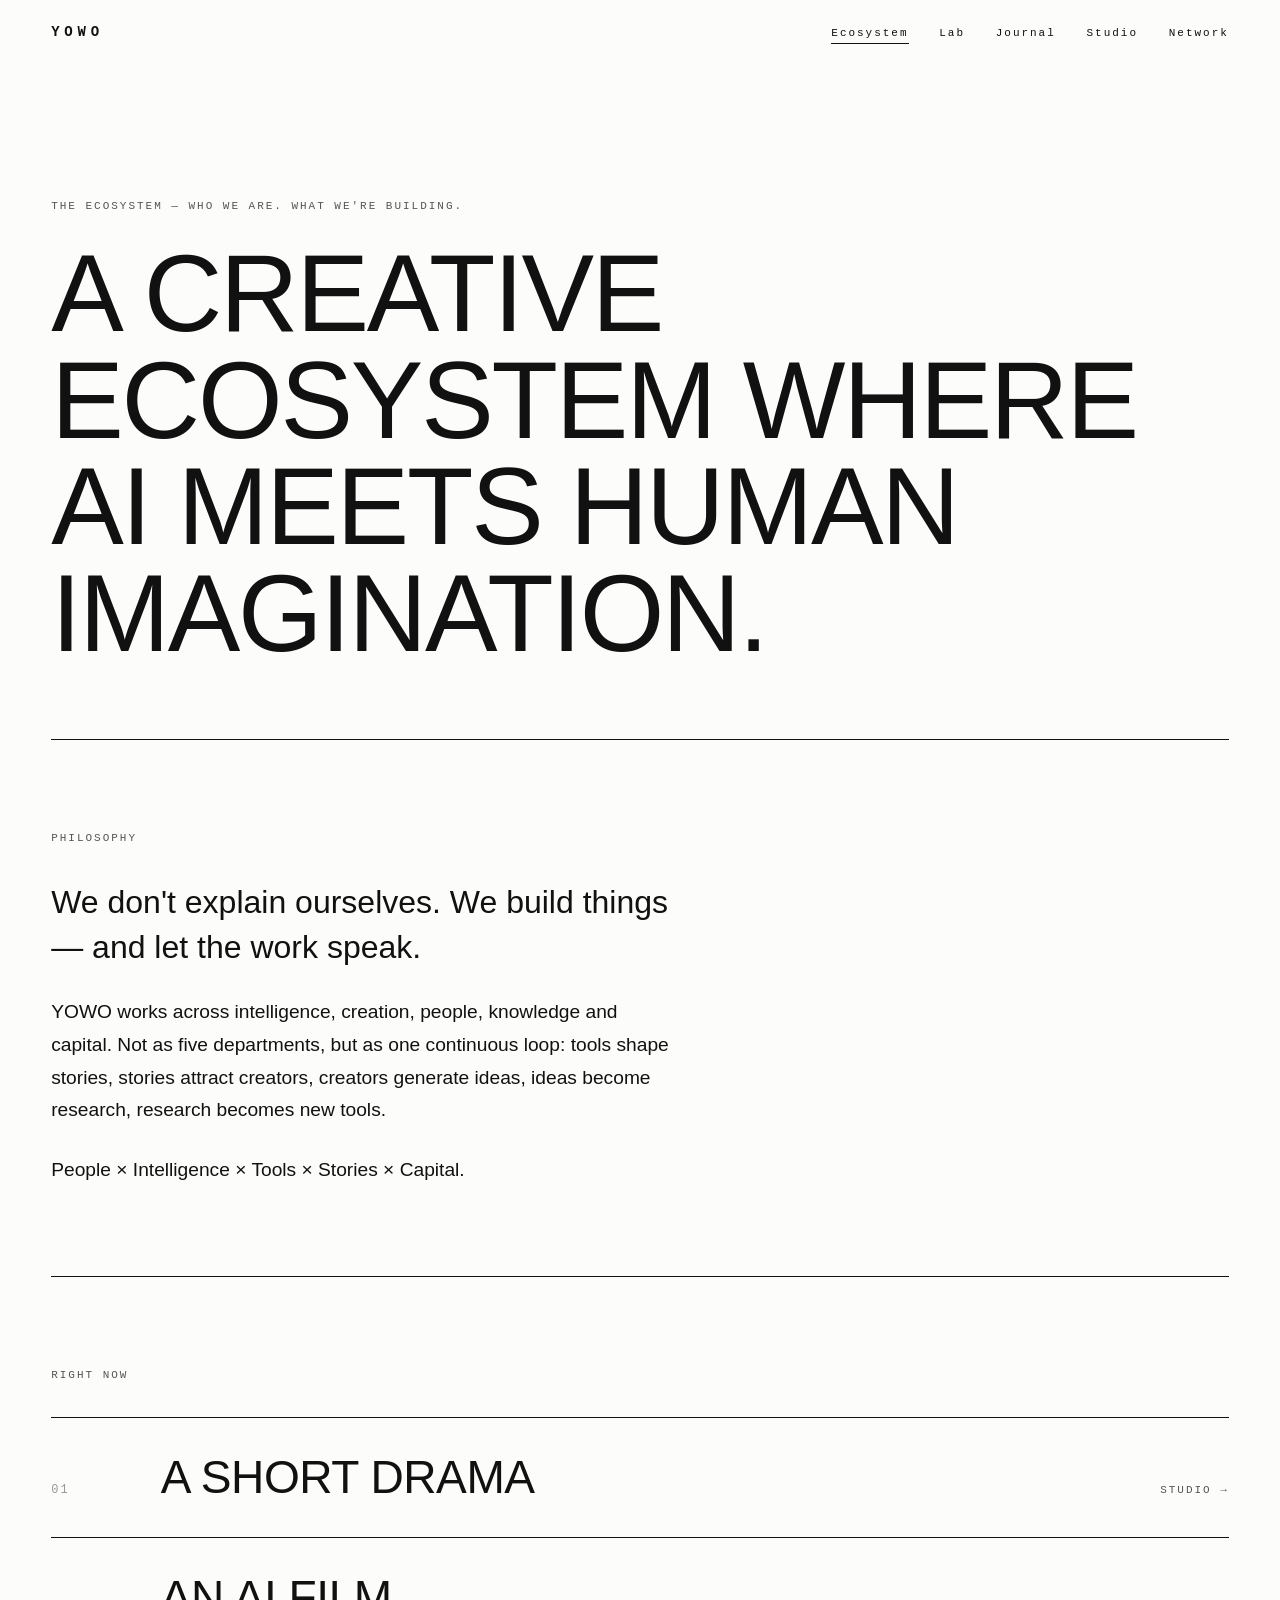
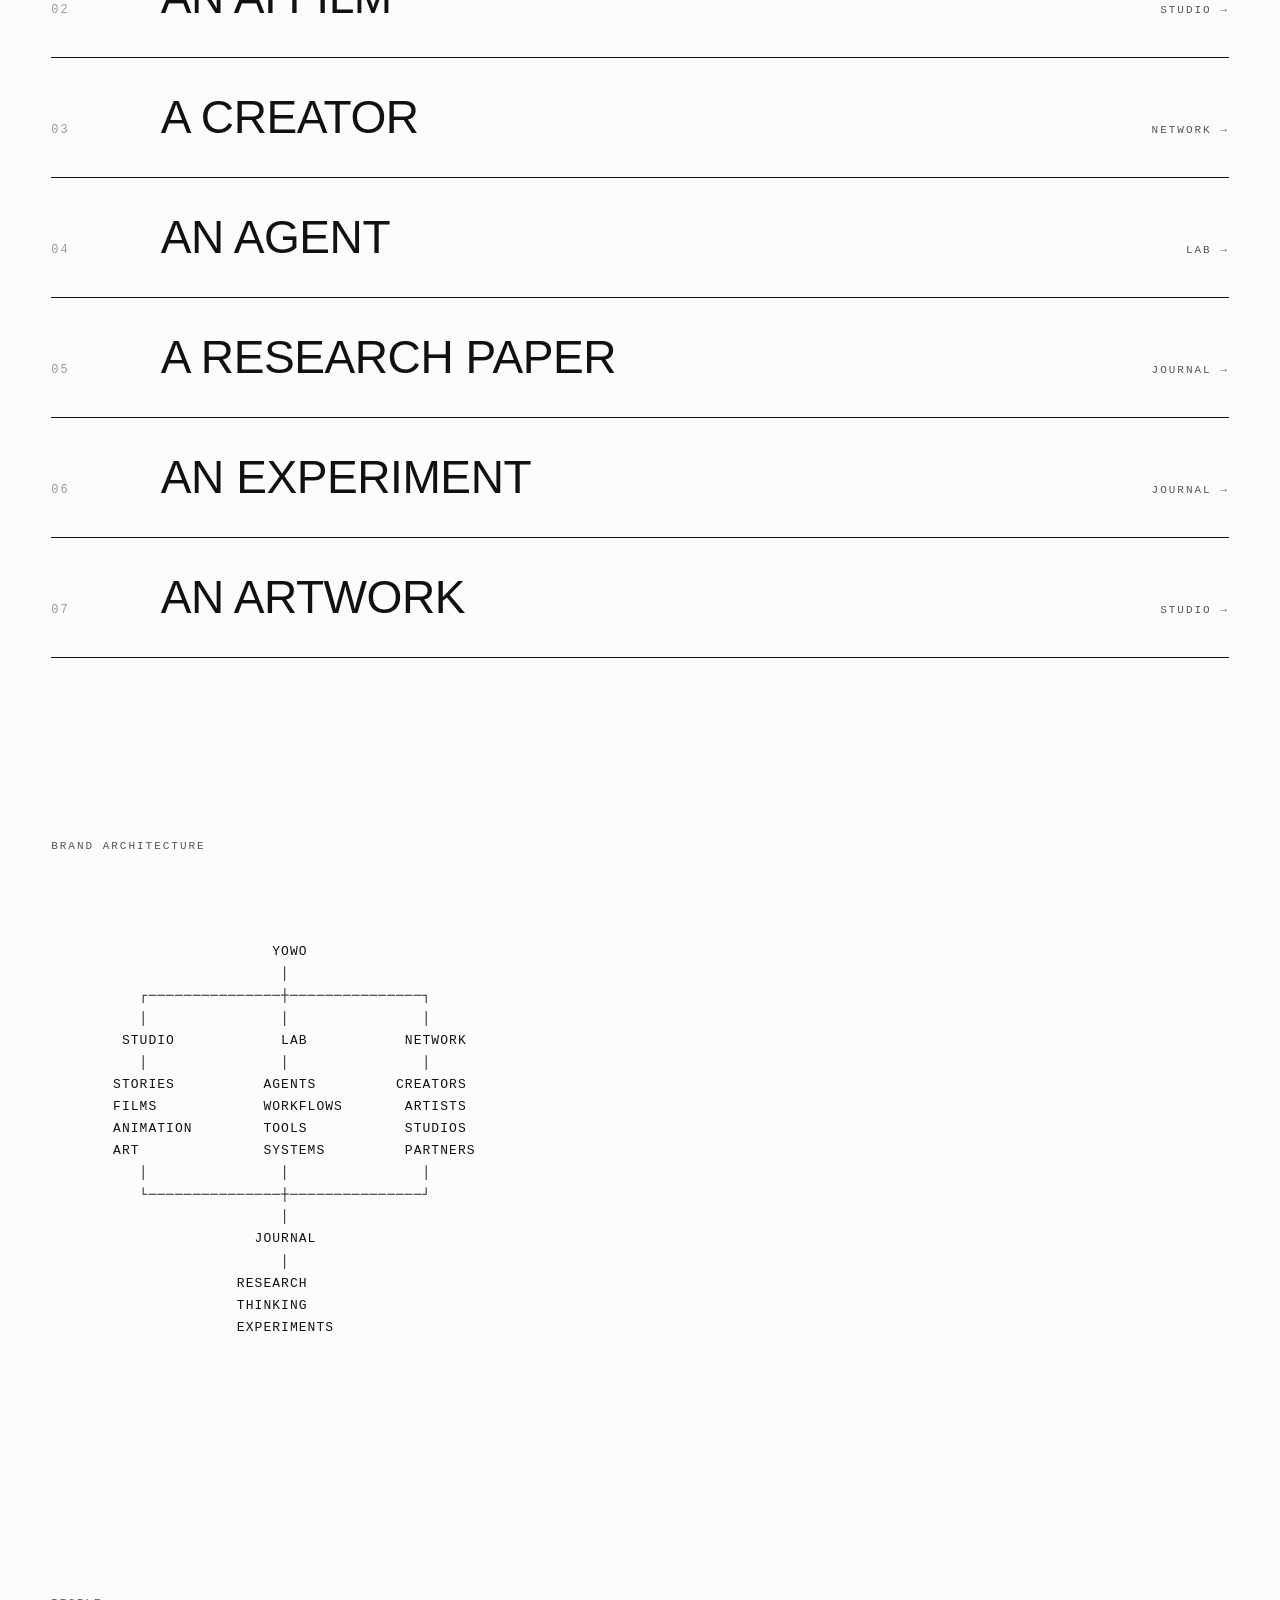
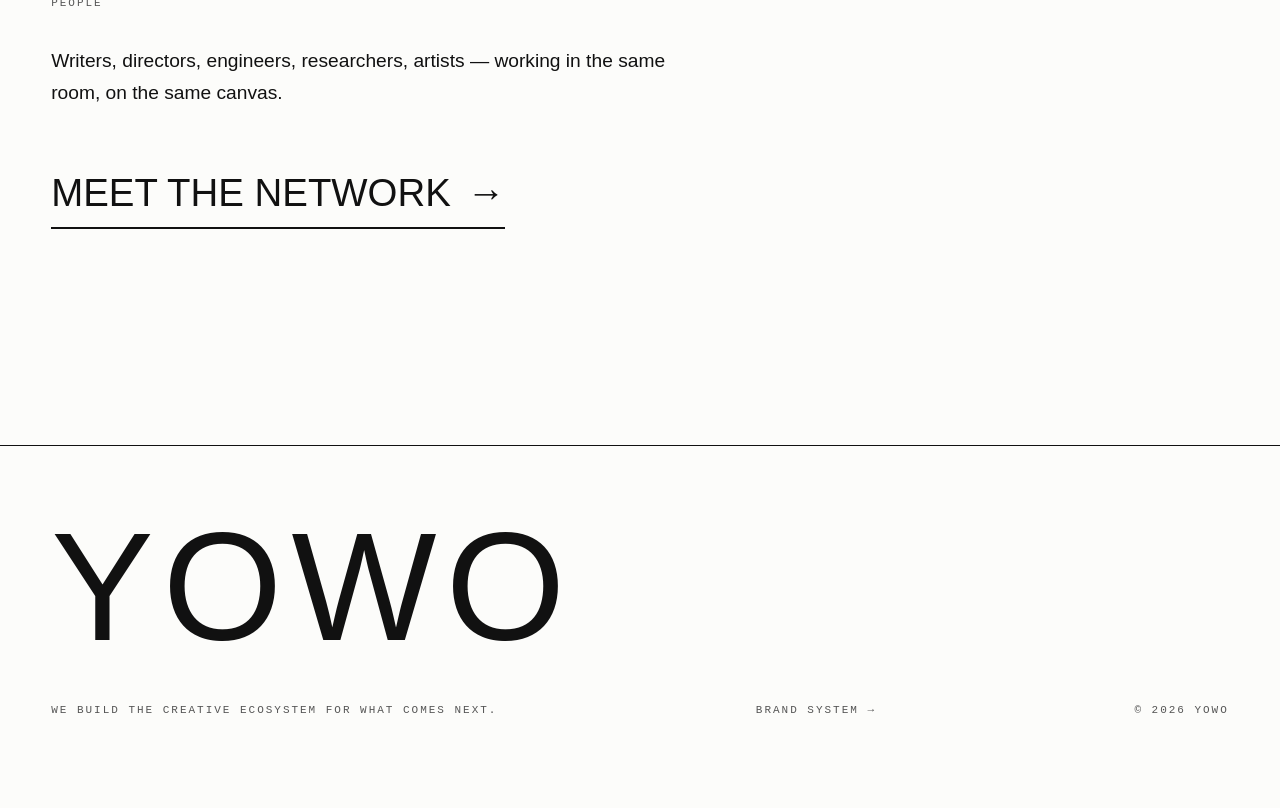
<file: ecosystem.html>
<!DOCTYPE html>
<html lang="en">
<head>
<meta charset="UTF-8" />
<meta name="viewport" content="width=device-width, initial-scale=1.0" />
<title>The Ecosystem — YOWO</title>
<link rel="stylesheet" href="css/style.css" />
</head>
<body>

<header>
  <a class="wordmark" href="index.html">YOWO</a>
  <nav>
    <a href="ecosystem.html" aria-current="page">Ecosystem</a>
    <a href="lab.html">Lab</a>
    <a href="journal.html">Journal</a>
    <a href="studio.html">Studio</a>
    <a href="network.html">Network</a>
  </nav>
</header>

<main>

  <section class="pagehead">
    <span class="mono kicker">The Ecosystem — Who we are. What we're building.</span>
    <h1 class="display reveal in">A creative ecosystem where AI meets human imagination.</h1>
  </section>

  <hr class="rule" />

  <section class="section">
    <span class="mono kicker">Philosophy</span>
    <div class="prose">
      <p class="lede reveal">We don't explain ourselves. We build things — and let the work speak.</p>
      <p class="reveal">YOWO works across intelligence, creation, people, knowledge and capital.
      Not as five departments, but as one continuous loop: tools shape stories,
      stories attract creators, creators generate ideas, ideas become research,
      research becomes new tools.</p>
      <p class="reveal">People × Intelligence × Tools × Stories × Capital.</p>
    </div>
  </section>

  <hr class="rule" />

  <section class="section">
    <span class="mono kicker">Right now</span>
    <div class="rows">
      <div class="row reveal">
        <span class="idx">01</span>
        <span class="title">A short drama</span>
        <span class="meta">Studio <span class="arrow">→</span></span>
        <a class="rowlink" href="studio.html" aria-label="Studio"></a>
      </div>
      <div class="row reveal">
        <span class="idx">02</span>
        <span class="title">An AI film</span>
        <span class="meta">Studio <span class="arrow">→</span></span>
        <a class="rowlink" href="studio.html" aria-label="Studio"></a>
      </div>
      <div class="row reveal">
        <span class="idx">03</span>
        <span class="title">A creator</span>
        <span class="meta">Network <span class="arrow">→</span></span>
        <a class="rowlink" href="network.html" aria-label="Network"></a>
      </div>
      <div class="row reveal">
        <span class="idx">04</span>
        <span class="title">An agent</span>
        <span class="meta">Lab <span class="arrow">→</span></span>
        <a class="rowlink" href="lab.html" aria-label="Lab"></a>
      </div>
      <div class="row reveal">
        <span class="idx">05</span>
        <span class="title">A research paper</span>
        <span class="meta">Journal <span class="arrow">→</span></span>
        <a class="rowlink" href="journal.html" aria-label="Journal"></a>
      </div>
      <div class="row reveal">
        <span class="idx">06</span>
        <span class="title">An experiment</span>
        <span class="meta">Journal <span class="arrow">→</span></span>
        <a class="rowlink" href="journal.html" aria-label="Journal"></a>
      </div>
      <div class="row reveal">
        <span class="idx">07</span>
        <span class="title">An artwork</span>
        <span class="meta">Studio <span class="arrow">→</span></span>
        <a class="rowlink" href="studio.html" aria-label="Studio"></a>
      </div>
    </div>
  </section>

  <section class="section">
    <span class="mono kicker">Brand architecture</span>
    <pre class="diagram reveal">
                         YOWO
                          │
          ┌───────────────┼───────────────┐
          │               │               │
        STUDIO            LAB           NETWORK
          │               │               │
       STORIES          AGENTS         CREATORS
       FILMS            WORKFLOWS       ARTISTS
       ANIMATION        TOOLS           STUDIOS
       ART              SYSTEMS         PARTNERS
          │               │               │
          └───────────────┼───────────────┘
                          │
                       JOURNAL
                          │
                     RESEARCH
                     THINKING
                     EXPERIMENTS
    </pre>
  </section>

  <section class="section">
    <span class="mono kicker">People</span>
    <div class="prose">
      <p class="reveal">Writers, directors, engineers, researchers, artists —
      working in the same room, on the same canvas.</p>
    </div>
    <a class="enter reveal" href="network.html">
      <span>Meet the network</span><span class="arrow">→</span>
    </a>
  </section>

</main>

<footer>
  <div class="inner">
    <div class="wordmark-big">YOWO</div>
    <div class="cols">
      <span class="mono">We build the creative ecosystem for what comes next.</span>
      <a class="mono" href="brand.html">Brand System →</a>
      <span class="mono">© 2026 YOWO</span>
    </div>
  </div>
</footer>

<script src="js/main.js"></script>
</body>
</html>
</file>
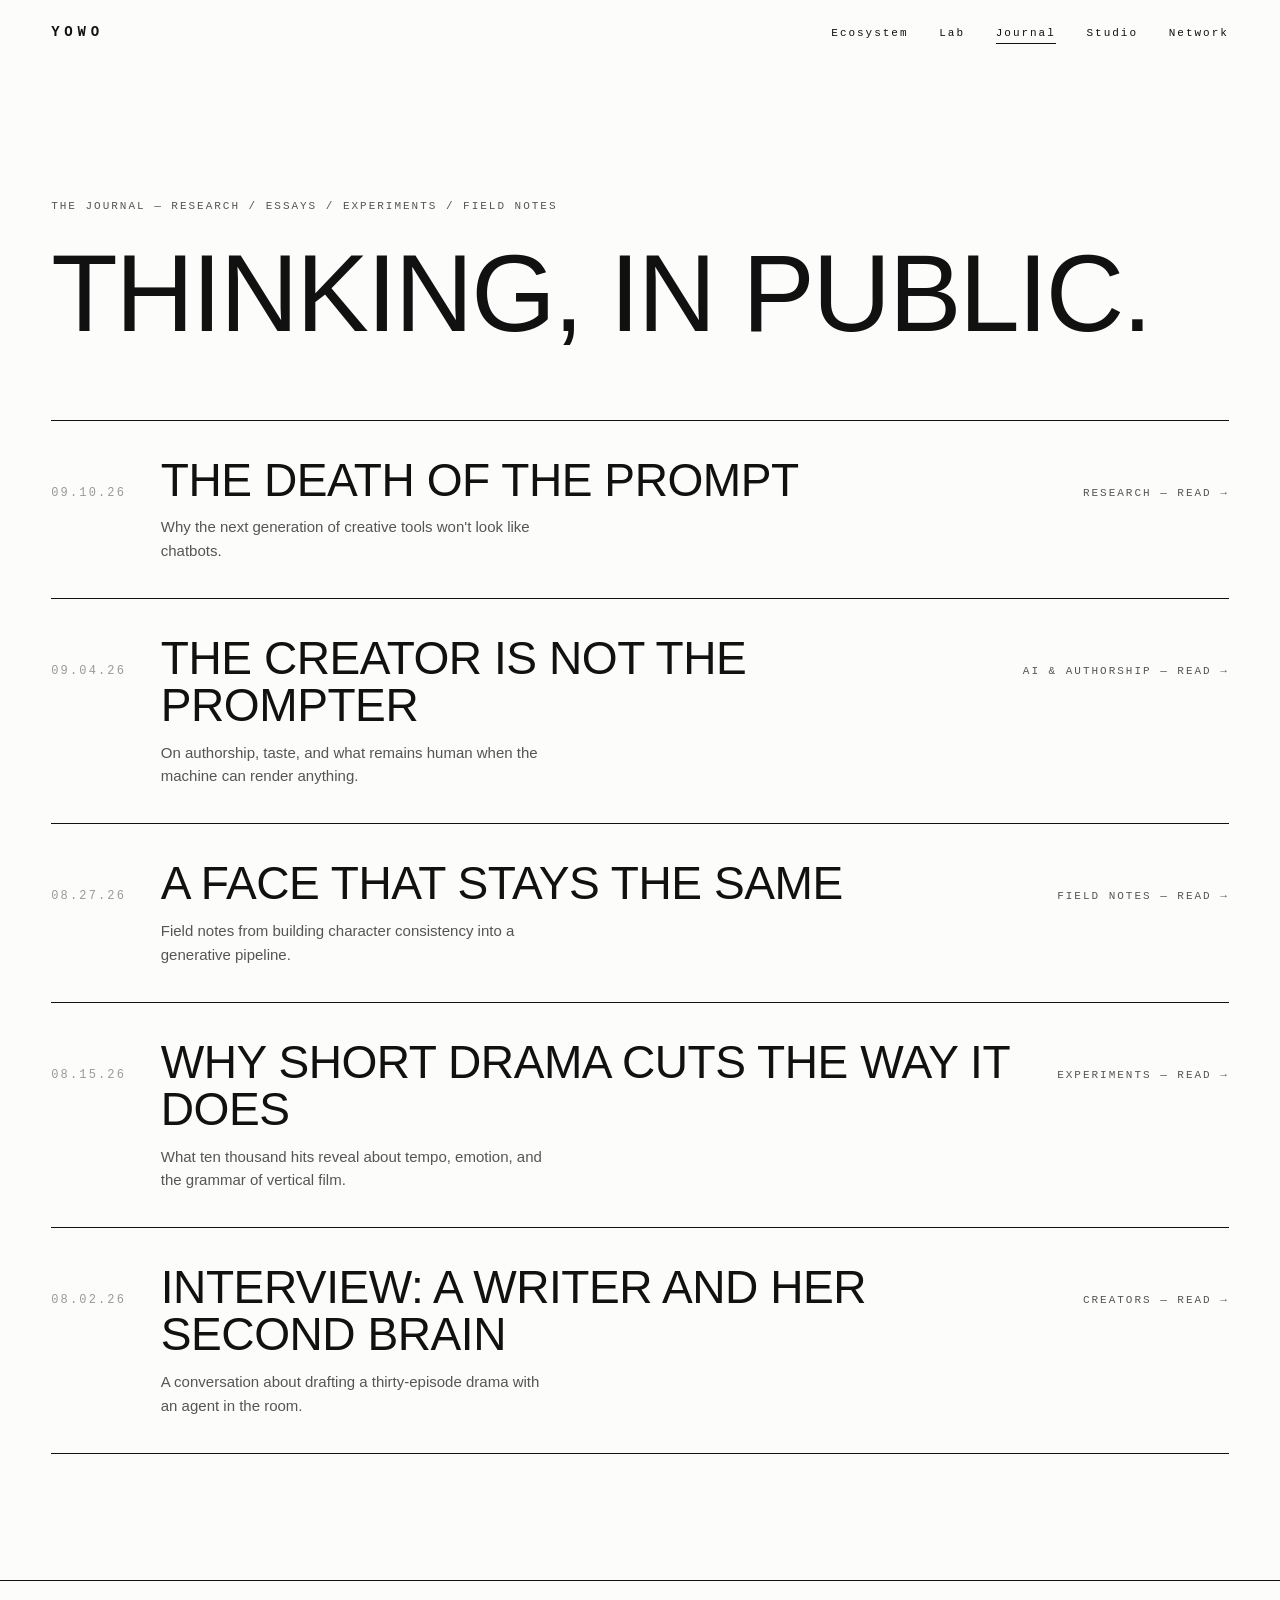
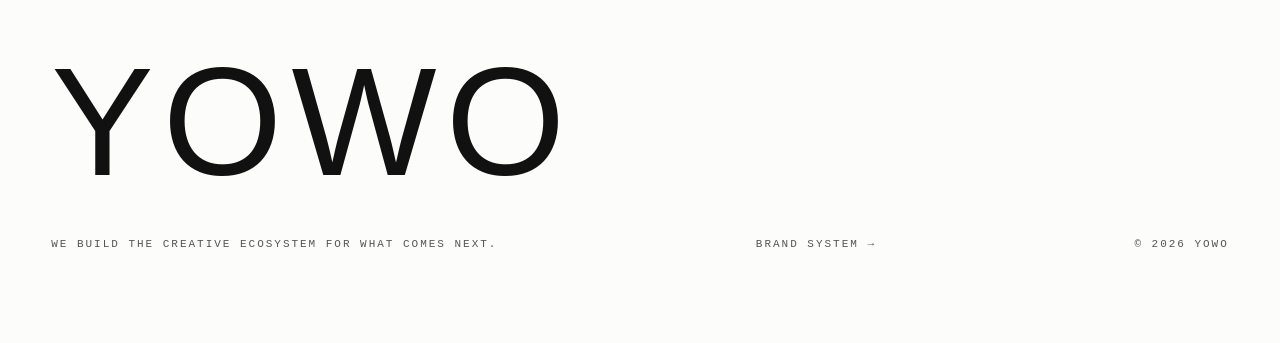
<file: journal.html>
<!DOCTYPE html>
<html lang="en">
<head>
<meta charset="UTF-8" />
<meta name="viewport" content="width=device-width, initial-scale=1.0" />
<title>The Journal — YOWO</title>
<link rel="stylesheet" href="css/style.css" />
</head>
<body>

<header>
  <a class="wordmark" href="index.html">YOWO</a>
  <nav>
    <a href="ecosystem.html">Ecosystem</a>
    <a href="lab.html">Lab</a>
    <a href="journal.html" aria-current="page">Journal</a>
    <a href="studio.html">Studio</a>
    <a href="network.html">Network</a>
  </nav>
</header>

<main>

  <section class="pagehead">
    <span class="mono kicker">The Journal — Research / Essays / Experiments / Field Notes</span>
    <h1 class="display reveal in">Thinking, in public.</h1>
  </section>

  <section class="rows" style="border-top:1px solid #111;">

    <div class="row reveal">
      <span class="idx">09.10.26</span>
      <div>
        <div class="title">The death of the prompt</div>
        <p class="dek">Why the next generation of creative tools won't look like chatbots.</p>
      </div>
      <span class="meta">Research — Read <span class="arrow">→</span></span>
      <a class="rowlink" href="#" aria-label="Read"></a>
    </div>

    <div class="row reveal">
      <span class="idx">09.04.26</span>
      <div>
        <div class="title">The creator is not the prompter</div>
        <p class="dek">On authorship, taste, and what remains human when the machine can render anything.</p>
      </div>
      <span class="meta">AI &amp; Authorship — Read <span class="arrow">→</span></span>
      <a class="rowlink" href="#" aria-label="Read"></a>
    </div>

    <div class="row reveal">
      <span class="idx">08.27.26</span>
      <div>
        <div class="title">A face that stays the same</div>
        <p class="dek">Field notes from building character consistency into a generative pipeline.</p>
      </div>
      <span class="meta">Field Notes — Read <span class="arrow">→</span></span>
      <a class="rowlink" href="#" aria-label="Read"></a>
    </div>

    <div class="row reveal">
      <span class="idx">08.15.26</span>
      <div>
        <div class="title">Why short drama cuts the way it does</div>
        <p class="dek">What ten thousand hits reveal about tempo, emotion, and the grammar of vertical film.</p>
      </div>
      <span class="meta">Experiments — Read <span class="arrow">→</span></span>
      <a class="rowlink" href="#" aria-label="Read"></a>
    </div>

    <div class="row reveal">
      <span class="idx">08.02.26</span>
      <div>
        <div class="title">Interview: a writer and her second brain</div>
        <p class="dek">A conversation about drafting a thirty-episode drama with an agent in the room.</p>
      </div>
      <span class="meta">Creators — Read <span class="arrow">→</span></span>
      <a class="rowlink" href="#" aria-label="Read"></a>
    </div>

  </section>

</main>

<footer>
  <div class="inner">
    <div class="wordmark-big">YOWO</div>
    <div class="cols">
      <span class="mono">We build the creative ecosystem for what comes next.</span>
      <a class="mono" href="brand.html">Brand System →</a>
      <span class="mono">© 2026 YOWO</span>
    </div>
  </div>
</footer>

<script src="js/main.js"></script>
</body>
</html>
</file>
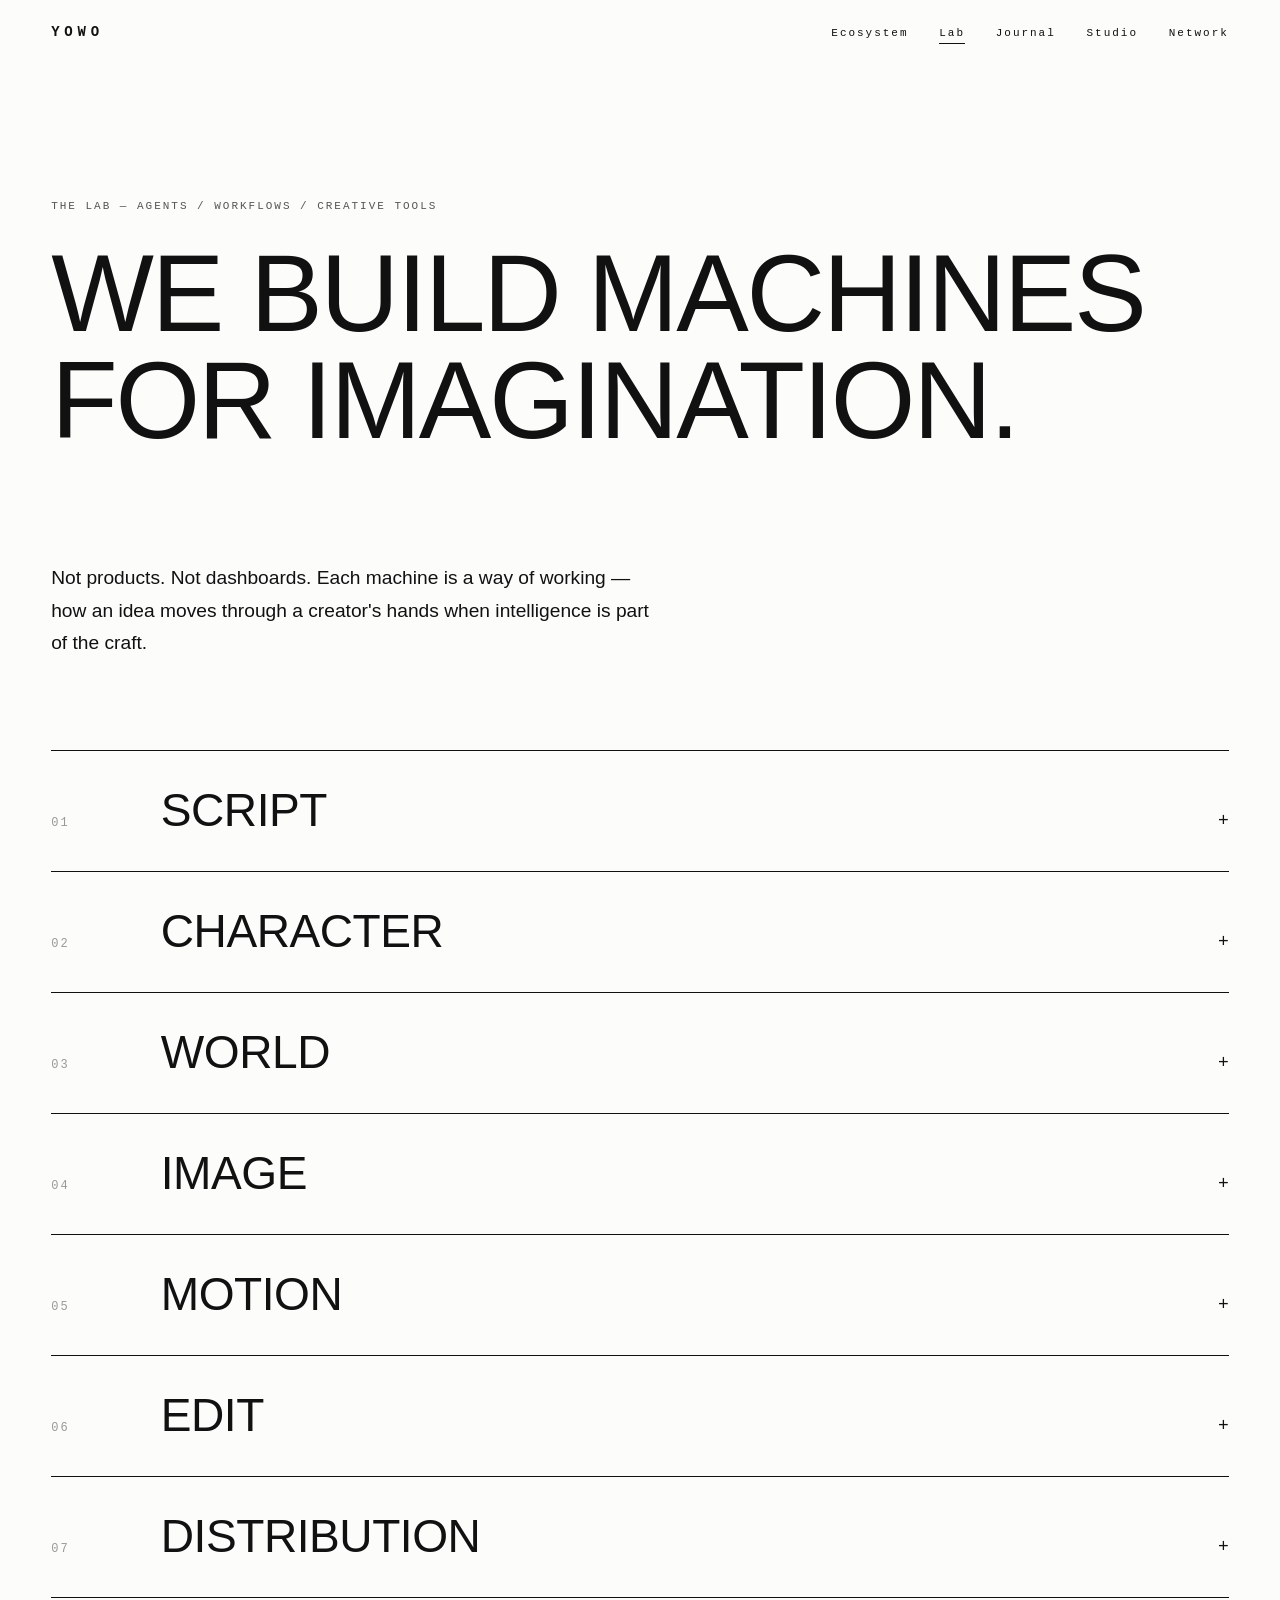
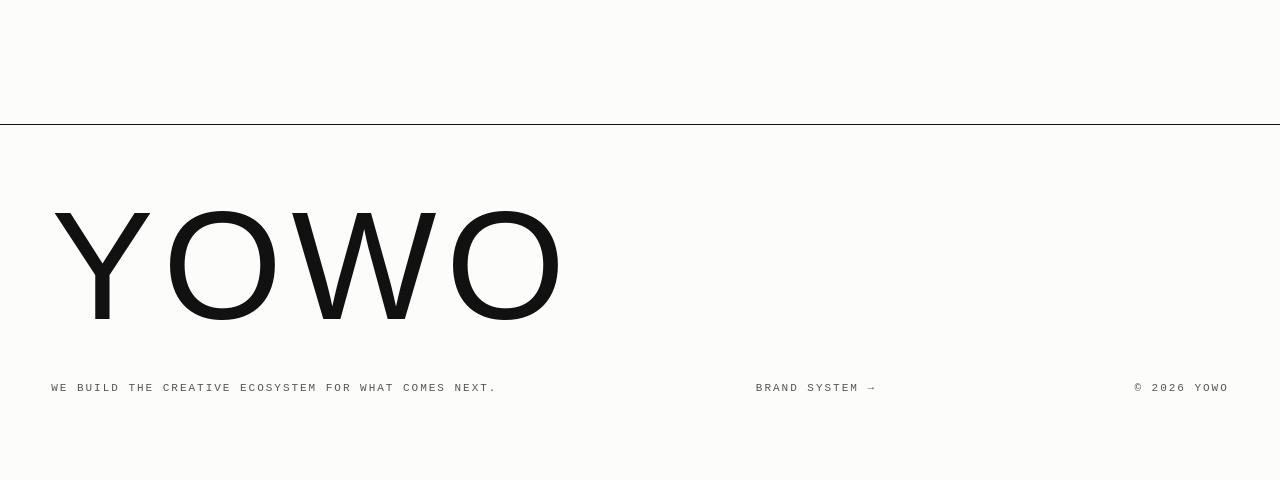
<file: lab.html>
<!DOCTYPE html>
<html lang="en">
<head>
<meta charset="UTF-8" />
<meta name="viewport" content="width=device-width, initial-scale=1.0" />
<title>The Lab — YOWO</title>
<link rel="stylesheet" href="css/style.css" />
</head>
<body>

<header>
  <a class="wordmark" href="index.html">YOWO</a>
  <nav>
    <a href="ecosystem.html">Ecosystem</a>
    <a href="lab.html" aria-current="page">Lab</a>
    <a href="journal.html">Journal</a>
    <a href="studio.html">Studio</a>
    <a href="network.html">Network</a>
  </nav>
</header>

<main>

  <section class="pagehead">
    <span class="mono kicker">The Lab — Agents / Workflows / Creative Tools</span>
    <h1 class="display reveal in">We build machines for imagination.</h1>
  </section>

  <section class="section" style="padding-top:4vh;">
    <div class="prose">
      <p class="reveal">Not products. Not dashboards. Each machine is a way of working —
      how an idea moves through a creator's hands when intelligence is part of the craft.</p>
    </div>
  </section>

  <section class="rows" style="border-top:1px solid #111;">

    <details class="machine reveal">
      <summary>
        <span class="idx mono">01</span>
        <span class="title">Script</span>
        <span class="plus">+</span>
      </summary>
      <div class="workflow">
        <div class="step">idea<span class="down">↓</span></div>
        <div class="step">research<span class="down">↓</span></div>
        <div class="step">character<span class="down">↓</span></div>
        <div class="step">conflict<span class="down">↓</span></div>
        <div class="step">structure<span class="down">↓</span></div>
        <div class="step">scene<span class="down">↓</span></div>
        <div class="step">dialogue</div>
        <p class="step note">The script engine doesn't write for you. It holds the whole story
        in its head so the writer can stay inside a single scene.</p>
      </div>
    </details>

    <details class="machine reveal">
      <summary>
        <span class="idx mono">02</span>
        <span class="title">Character</span>
        <span class="plus">+</span>
      </summary>
      <div class="workflow">
        <div class="step">biography<span class="down">↓</span></div>
        <div class="step">psychology<span class="down">↓</span></div>
        <div class="step">appearance<span class="down">↓</span></div>
        <div class="step">portrait<span class="down">↓</span></div>
        <div class="step">turnaround<span class="down">↓</span></div>
        <div class="step">consistency</div>
        <p class="step note">From a written life to a face that stays the same across
        a hundred shots. Identity is the hard problem; we treat it that way.</p>
      </div>
    </details>

    <details class="machine reveal">
      <summary>
        <span class="idx mono">03</span>
        <span class="title">World</span>
        <span class="plus">+</span>
      </summary>
      <div class="workflow">
        <div class="step">era<span class="down">↓</span></div>
        <div class="step">geography<span class="down">↓</span></div>
        <div class="step">culture<span class="down">↓</span></div>
        <div class="step">rules<span class="down">↓</span></div>
        <div class="step">places<span class="down">↓</span></div>
        <div class="step">atmosphere</div>
        <p class="step note">A world is a set of constraints a story can lean against.
        The machine keeps those constraints coherent while the story explores them.</p>
      </div>
    </details>

    <details class="machine reveal">
      <summary>
        <span class="idx mono">04</span>
        <span class="title">Image</span>
        <span class="plus">+</span>
      </summary>
      <div class="workflow">
        <div class="step">intention<span class="down">↓</span></div>
        <div class="step">reference<span class="down">↓</span></div>
        <div class="step">composition<span class="down">↓</span></div>
        <div class="step">light<span class="down">↓</span></div>
        <div class="step">generation<span class="down">↓</span></div>
        <div class="step">selection</div>
        <p class="step note">A still image is a decision, not an output.
        The machine generates; the eye decides.</p>
      </div>
    </details>

    <details class="machine reveal">
      <summary>
        <span class="idx mono">05</span>
        <span class="title">Motion</span>
        <span class="plus">+</span>
      </summary>
      <div class="workflow">
        <div class="step">script<span class="down">↓</span></div>
        <div class="step">beat<span class="down">↓</span></div>
        <div class="step">shot<span class="down">↓</span></div>
        <div class="step">camera<span class="down">↓</span></div>
        <div class="step">tempo<span class="down">↓</span></div>
        <div class="step">sequence</div>
        <p class="step note">From page to storyboard to moving image —
        with the rhythm of the genre built into every cut.</p>
      </div>
    </details>

    <details class="machine reveal">
      <summary>
        <span class="idx mono">06</span>
        <span class="title">Edit</span>
        <span class="plus">+</span>
      </summary>
      <div class="workflow">
        <div class="step">footage<span class="down">↓</span></div>
        <div class="step">rhythm<span class="down">↓</span></div>
        <div class="step">emotion<span class="down">↓</span></div>
        <div class="step">assembly<span class="down">↓</span></div>
        <div class="step">sound<span class="down">↓</span></div>
        <div class="step">cut</div>
        <p class="step note">Editing is where a story finds its heartbeat.
        The machine learns the pulse of what audiences actually watch.</p>
      </div>
    </details>

    <details class="machine reveal">
      <summary>
        <span class="idx mono">07</span>
        <span class="title">Distribution</span>
        <span class="plus">+</span>
      </summary>
      <div class="workflow">
        <div class="step">work<span class="down">↓</span></div>
        <div class="step">audience<span class="down">↓</span></div>
        <div class="step">format<span class="down">↓</span></div>
        <div class="step">channel<span class="down">↓</span></div>
        <div class="step">feedback<span class="down">↓</span></div>
        <div class="step">next work</div>
        <p class="step note">Distribution feeds back into creation.
        The loop closes — and the ecosystem learns.</p>
      </div>
    </details>

  </section>

</main>

<footer>
  <div class="inner">
    <div class="wordmark-big">YOWO</div>
    <div class="cols">
      <span class="mono">We build the creative ecosystem for what comes next.</span>
      <a class="mono" href="brand.html">Brand System →</a>
      <span class="mono">© 2026 YOWO</span>
    </div>
  </div>
</footer>

<script src="js/main.js"></script>
</body>
</html>
</file>
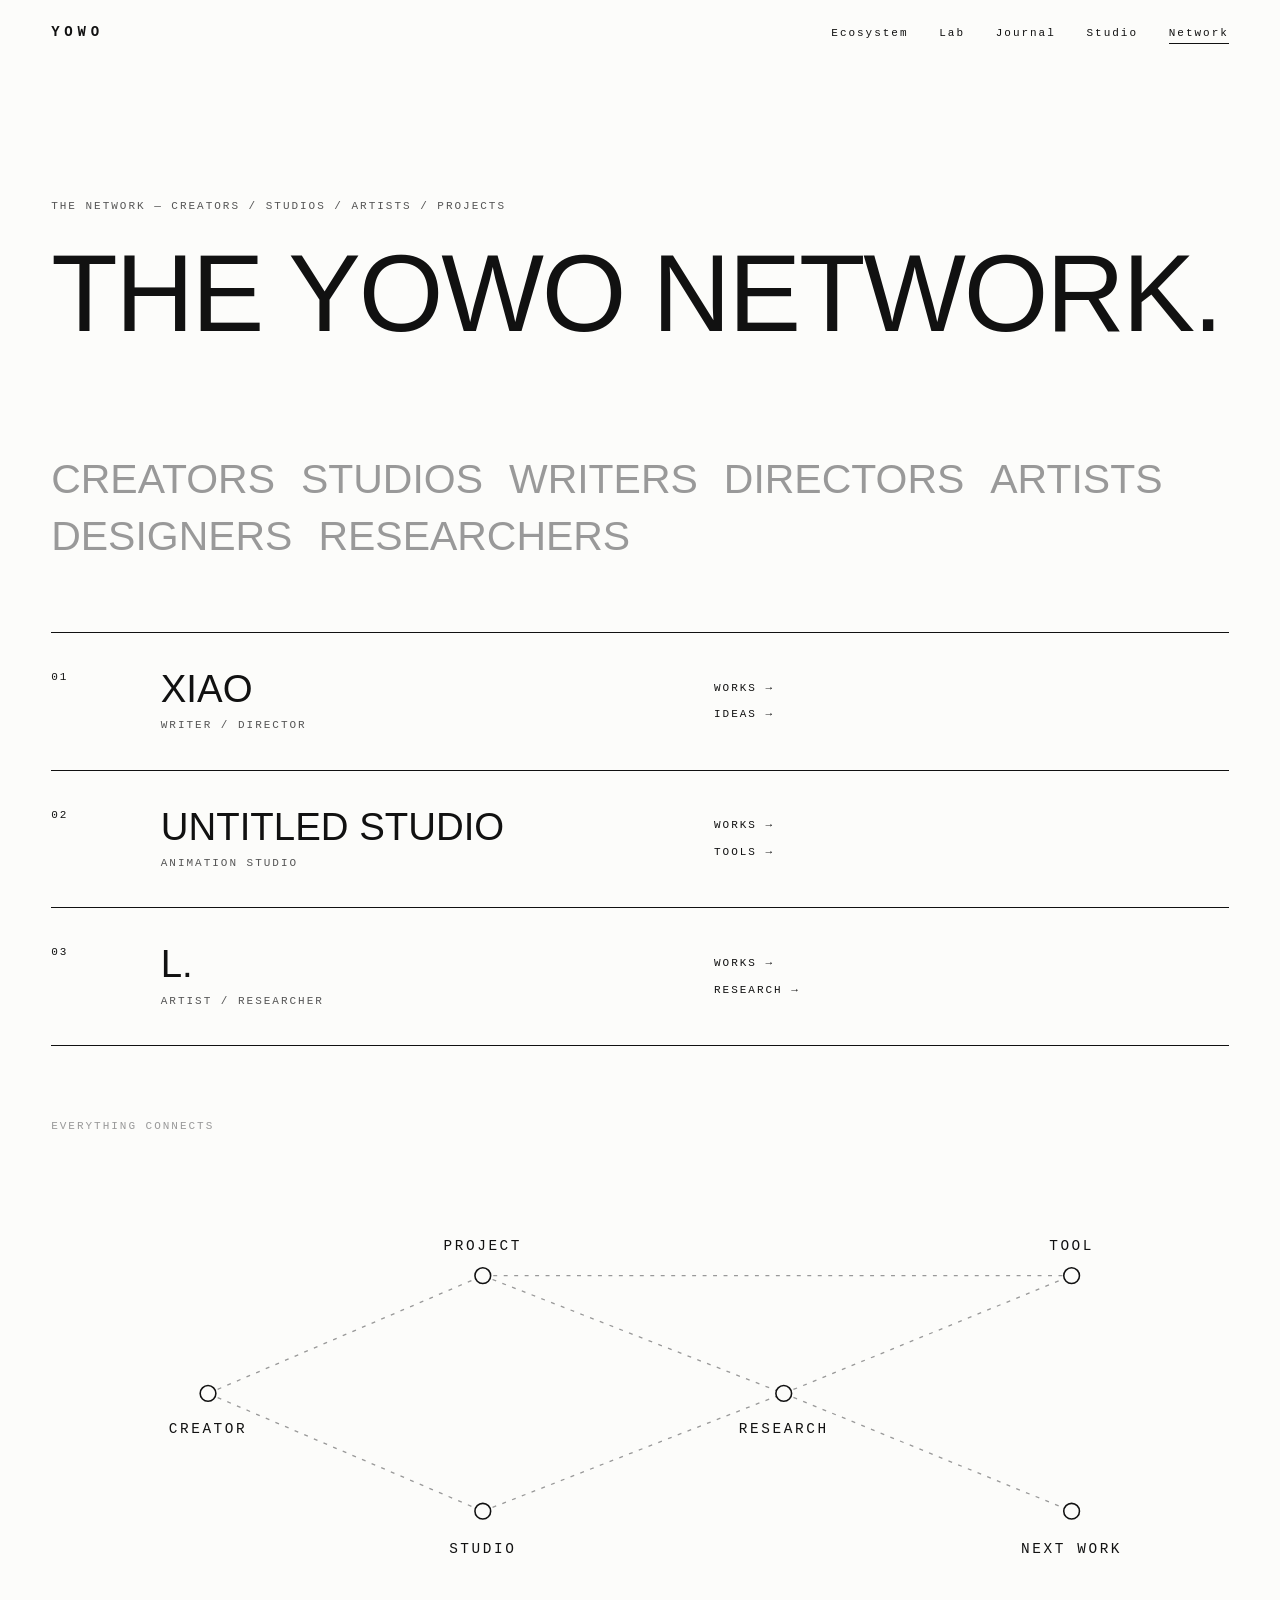
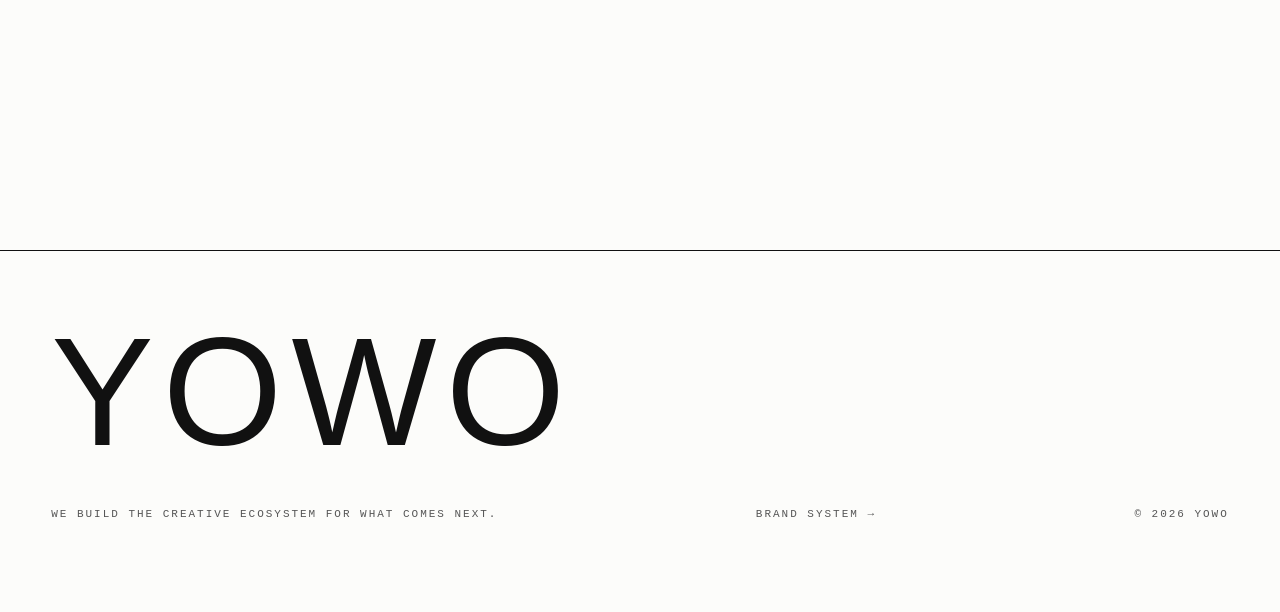
<file: network.html>
<!DOCTYPE html>
<html lang="en">
<head>
<meta charset="UTF-8" />
<meta name="viewport" content="width=device-width, initial-scale=1.0" />
<title>The Network — YOWO</title>
<link rel="stylesheet" href="css/style.css" />
</head>
<body>

<header>
  <a class="wordmark" href="index.html">YOWO</a>
  <nav>
    <a href="ecosystem.html">Ecosystem</a>
    <a href="lab.html">Lab</a>
    <a href="journal.html">Journal</a>
    <a href="studio.html">Studio</a>
    <a href="network.html" aria-current="page">Network</a>
  </nav>
</header>

<main>

  <section class="pagehead">
    <span class="mono kicker">The Network — Creators / Studios / Artists / Projects</span>
    <h1 class="display reveal in">The YOWO network.</h1>
  </section>

  <section class="roles reveal">
    <span>Creators</span>
    <span>Studios</span>
    <span>Writers</span>
    <span>Directors</span>
    <span>Artists</span>
    <span>Designers</span>
    <span>Researchers</span>
  </section>

  <section class="profiles">

    <div class="profile reveal">
      <span class="idx mono">01</span>
      <div>
        <div class="name">Xiao</div>
        <div class="role">Writer / Director</div>
      </div>
      <div class="links">
        <a href="studio.html">Works <span class="arrow">→</span></a>
        <a href="journal.html">Ideas <span class="arrow">→</span></a>
      </div>
    </div>

    <div class="profile reveal">
      <span class="idx mono">02</span>
      <div>
        <div class="name">Untitled Studio</div>
        <div class="role">Animation Studio</div>
      </div>
      <div class="links">
        <a href="studio.html">Works <span class="arrow">→</span></a>
        <a href="lab.html">Tools <span class="arrow">→</span></a>
      </div>
    </div>

    <div class="profile reveal">
      <span class="idx mono">03</span>
      <div>
        <div class="name">L.</div>
        <div class="role">Artist / Researcher</div>
      </div>
      <div class="links">
        <a href="studio.html">Works <span class="arrow">→</span></a>
        <a href="journal.html">Research <span class="arrow">→</span></a>
      </div>
    </div>

  </section>

  <section class="graphwrap">
    <span class="mono" style="color:#999;display:block;margin-bottom:4vh;">Everything connects</span>
    <svg viewBox="0 0 900 340" role="img" aria-label="Network graph: creator, project, studio, research, tool" class="reveal">
      <line x1="120" y1="170" x2="330" y2="80" />
      <line x1="120" y1="170" x2="330" y2="260" />
      <line x1="330" y1="80"  x2="560" y2="170" />
      <line x1="330" y1="260" x2="560" y2="170" />
      <line x1="560" y1="170" x2="780" y2="80" />
      <line x1="560" y1="170" x2="780" y2="260" />
      <line x1="330" y1="80"  x2="780" y2="80" />

      <circle cx="120" cy="170" r="6" />
      <circle cx="330" cy="80"  r="6" />
      <circle cx="330" cy="260" r="6" />
      <circle cx="560" cy="170" r="6" />
      <circle cx="780" cy="80"  r="6" />
      <circle cx="780" cy="260" r="6" />

      <text x="120" y="200" text-anchor="middle">CREATOR</text>
      <text x="330" y="60"  text-anchor="middle">PROJECT</text>
      <text x="330" y="292" text-anchor="middle">STUDIO</text>
      <text x="560" y="200" text-anchor="middle">RESEARCH</text>
      <text x="780" y="60"  text-anchor="middle">TOOL</text>
      <text x="780" y="292" text-anchor="middle">NEXT WORK</text>
    </svg>
  </section>

</main>

<footer>
  <div class="inner">
    <div class="wordmark-big">YOWO</div>
    <div class="cols">
      <span class="mono">We build the creative ecosystem for what comes next.</span>
      <a class="mono" href="brand.html">Brand System →</a>
      <span class="mono">© 2026 YOWO</span>
    </div>
  </div>
</footer>

<script src="js/main.js"></script>
</body>
</html>
</file>
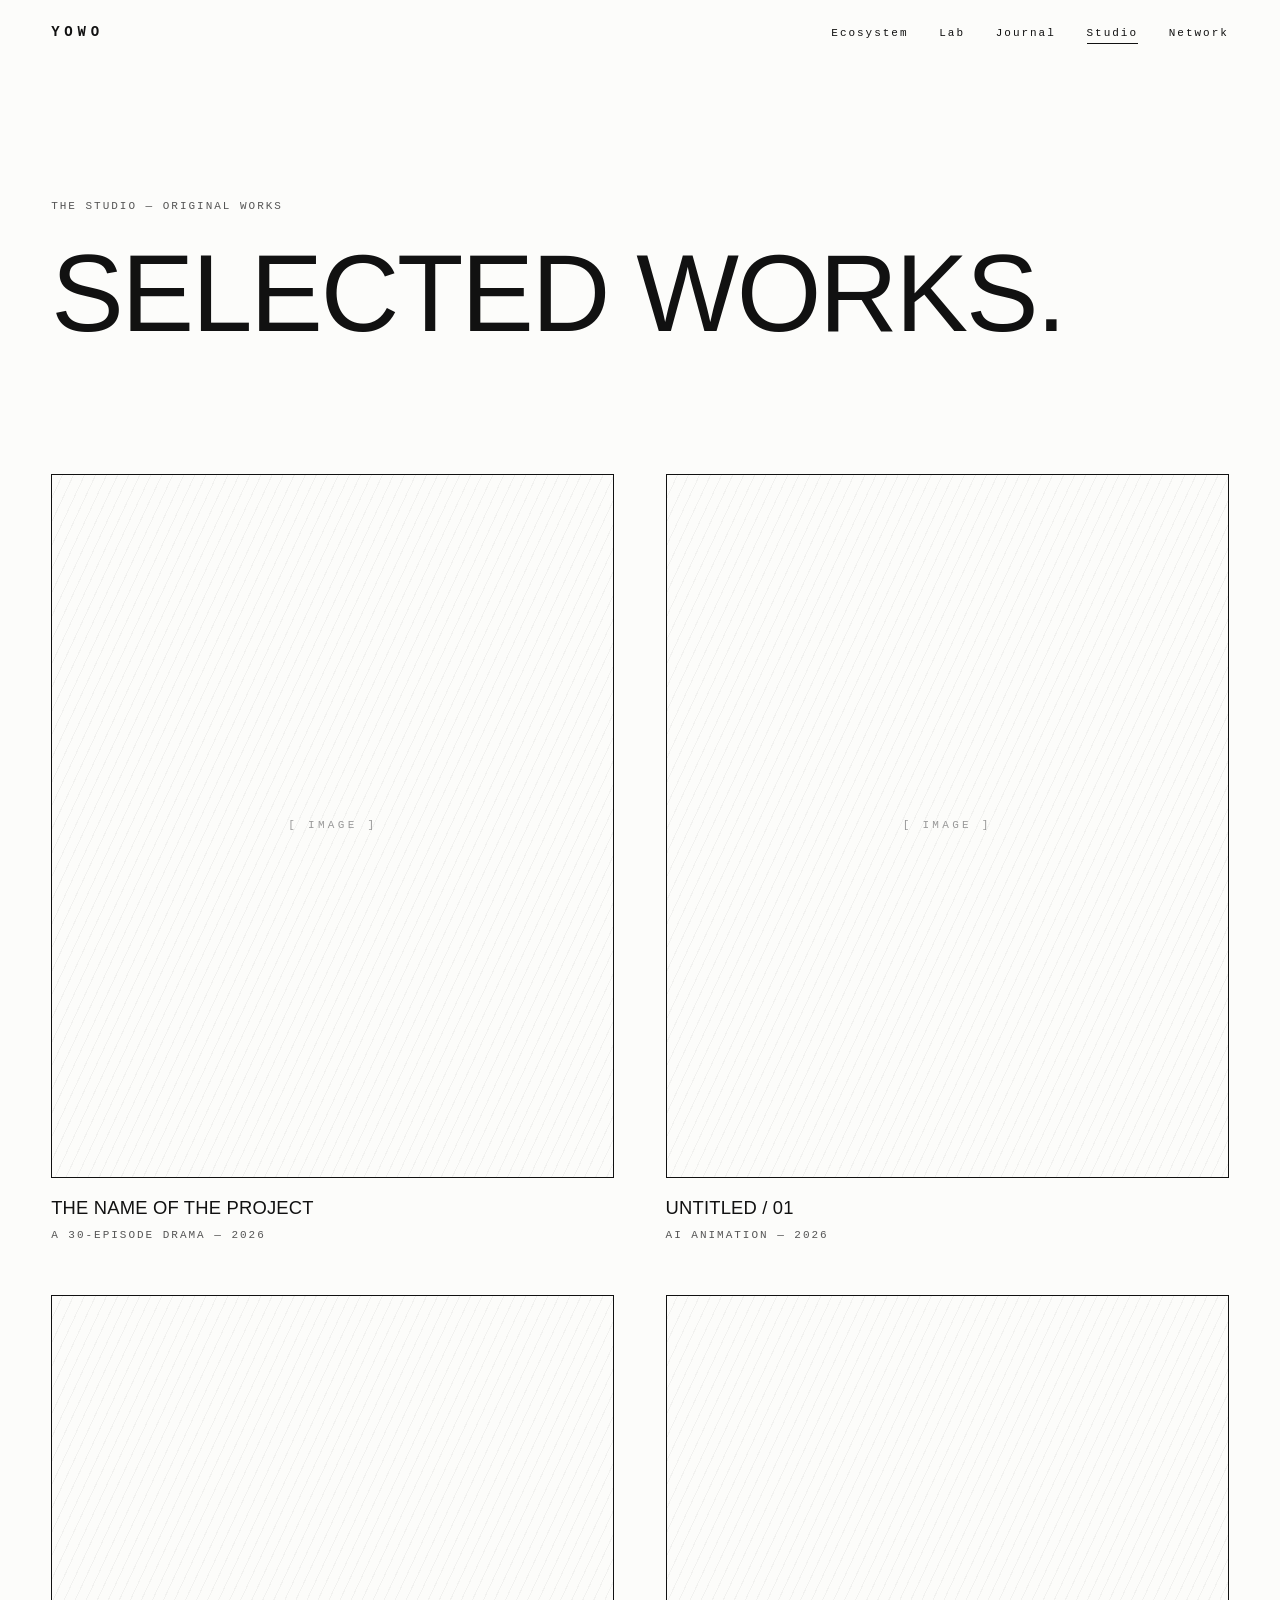
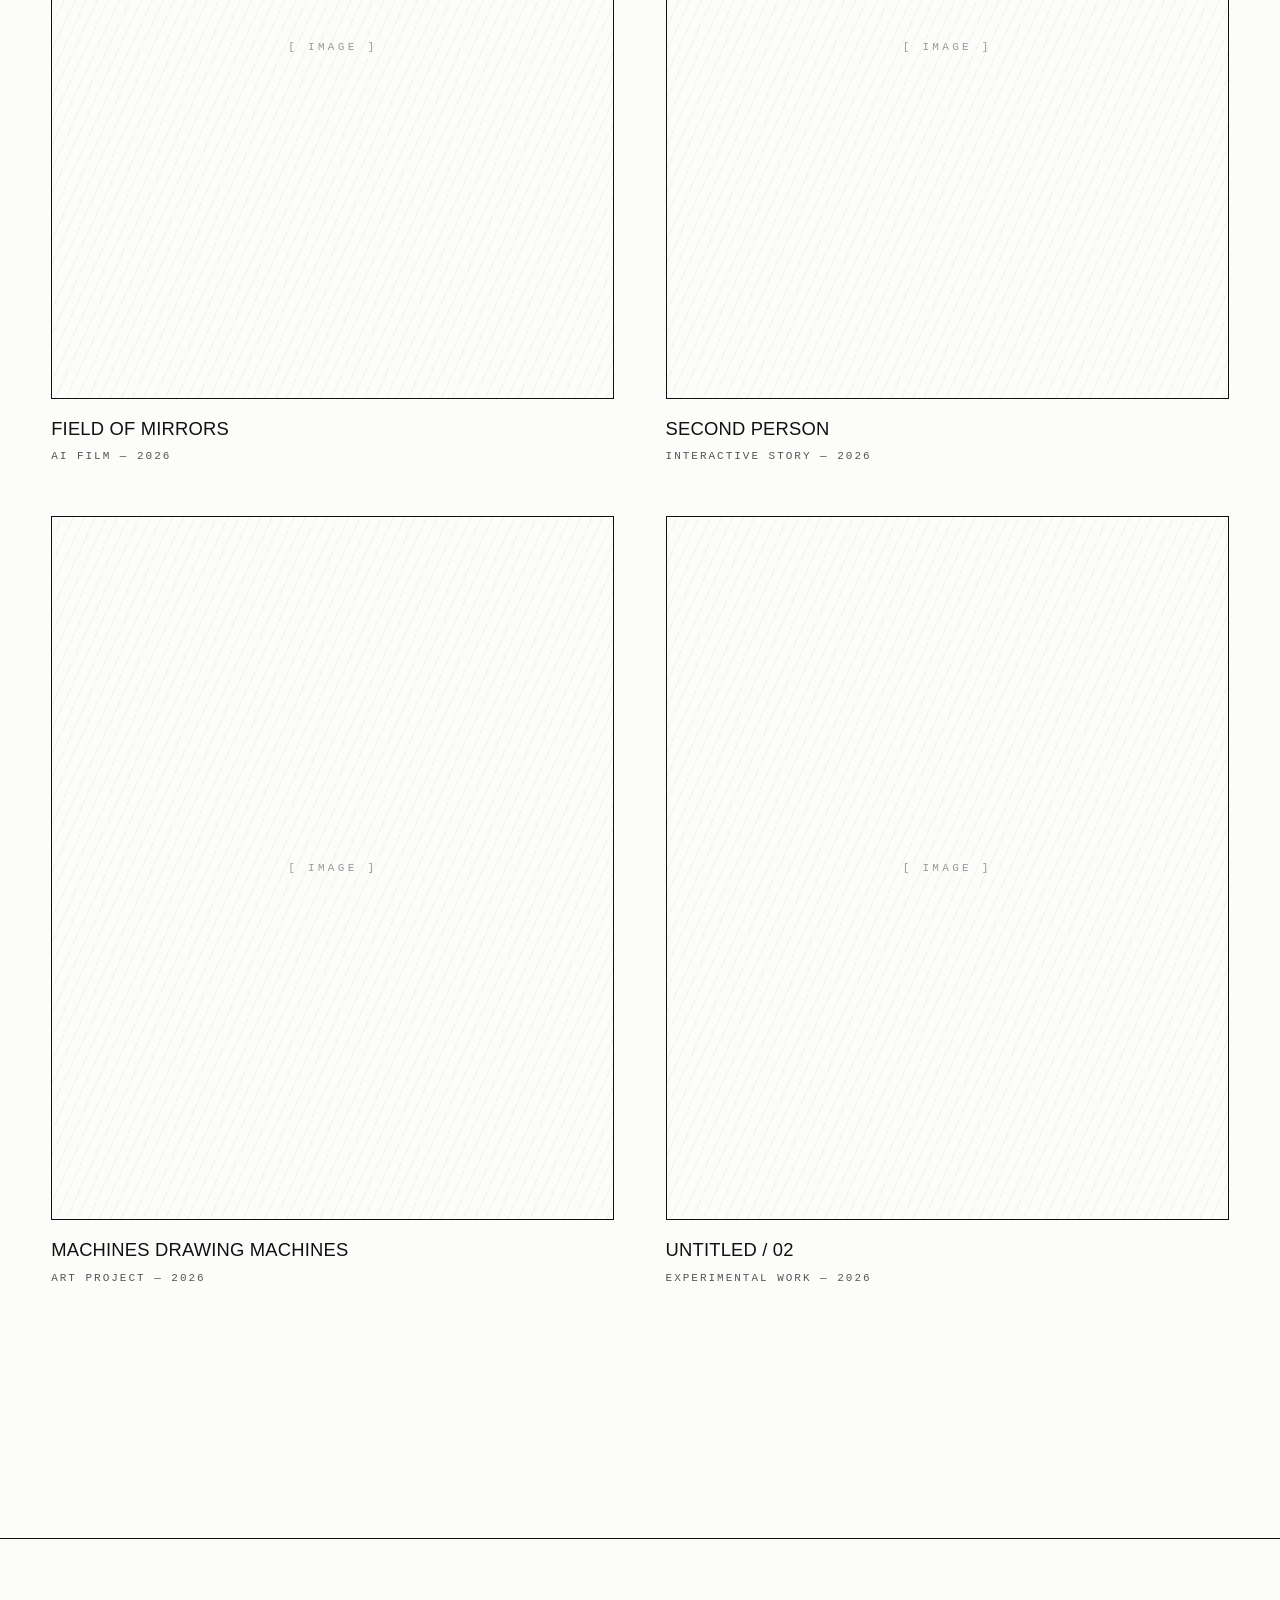
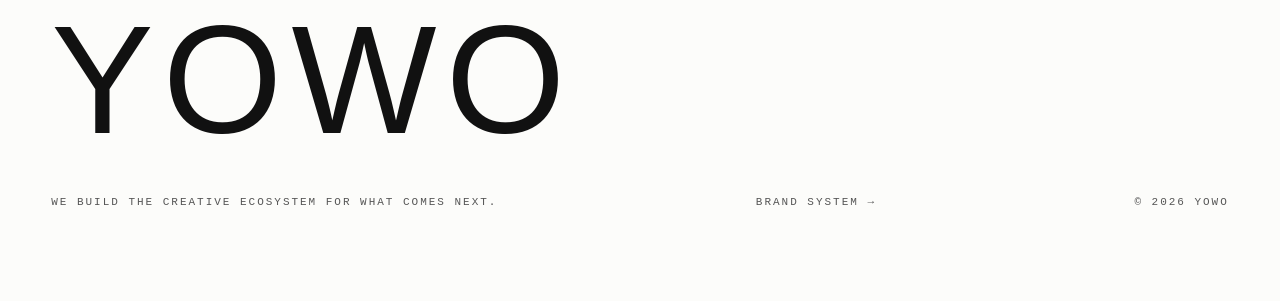
<file: studio.html>
<!DOCTYPE html>
<html lang="en">
<head>
<meta charset="UTF-8" />
<meta name="viewport" content="width=device-width, initial-scale=1.0" />
<title>The Studio — YOWO</title>
<link rel="stylesheet" href="css/style.css" />
</head>
<body>

<header>
  <a class="wordmark" href="index.html">YOWO</a>
  <nav>
    <a href="ecosystem.html">Ecosystem</a>
    <a href="lab.html">Lab</a>
    <a href="journal.html">Journal</a>
    <a href="studio.html" aria-current="page">Studio</a>
    <a href="network.html">Network</a>
  </nav>
</header>

<main>

  <section class="pagehead">
    <span class="mono kicker">The Studio — Original works</span>
    <h1 class="display reveal in">Selected works.</h1>
  </section>

  <section class="works">

    <article class="work reveal">
      <div class="frame">
        <span class="ph">[ IMAGE ]</span>
        <span class="hoverword">View project →</span>
      </div>
      <div class="caption">
        <div class="t">The Name of the Project</div>
        <div class="m">A 30-episode drama — 2026</div>
      </div>
    </article>

    <article class="work reveal">
      <div class="frame">
        <span class="ph">[ IMAGE ]</span>
        <span class="hoverword">View project →</span>
      </div>
      <div class="caption">
        <div class="t">Untitled / 01</div>
        <div class="m">AI Animation — 2026</div>
      </div>
    </article>

    <article class="work reveal">
      <div class="frame">
        <span class="ph">[ IMAGE ]</span>
        <span class="hoverword">View project →</span>
      </div>
      <div class="caption">
        <div class="t">Field of Mirrors</div>
        <div class="m">AI Film — 2026</div>
      </div>
    </article>

    <article class="work reveal">
      <div class="frame">
        <span class="ph">[ IMAGE ]</span>
        <span class="hoverword">View project →</span>
      </div>
      <div class="caption">
        <div class="t">Second Person</div>
        <div class="m">Interactive Story — 2026</div>
      </div>
    </article>

    <article class="work reveal">
      <div class="frame">
        <span class="ph">[ IMAGE ]</span>
        <span class="hoverword">View project →</span>
      </div>
      <div class="caption">
        <div class="t">Machines Drawing Machines</div>
        <div class="m">Art Project — 2026</div>
      </div>
    </article>

    <article class="work reveal">
      <div class="frame">
        <span class="ph">[ IMAGE ]</span>
        <span class="hoverword">View project →</span>
      </div>
      <div class="caption">
        <div class="t">Untitled / 02</div>
        <div class="m">Experimental Work — 2026</div>
      </div>
    </article>

  </section>

</main>

<footer>
  <div class="inner">
    <div class="wordmark-big">YOWO</div>
    <div class="cols">
      <span class="mono">We build the creative ecosystem for what comes next.</span>
      <a class="mono" href="brand.html">Brand System →</a>
      <span class="mono">© 2026 YOWO</span>
    </div>
  </div>
</footer>

<script src="js/main.js"></script>
</body>
</html>
</file>
<file: css/style.css>
/* ============================================================
   YOWO — editorial creative ecosystem
   White canvas. Black typography. Restrained, but strange.
   ============================================================ */

:root {
  --ink: #111111;
  --ink-soft: #555555;
  --ink-faint: #999999;
  --paper: #fcfcfa;
  --hairline: 1px solid #111111;
  --mono: "SF Mono", ui-monospace, "IBM Plex Mono", "Menlo", monospace;
  --sans: "Helvetica Neue", Helvetica, "Neue Haas Grotesk", Arial, sans-serif;
  --max: 1440px;
  --pad: clamp(20px, 4vw, 56px);
}

* { margin: 0; padding: 0; box-sizing: border-box; }

html { scroll-behavior: smooth; }

body {
  background: var(--paper);
  color: var(--ink);
  font-family: var(--sans);
  font-size: 16px;
  line-height: 1.5;
  -webkit-font-smoothing: antialiased;
  cursor: crosshair;
}

::selection { background: var(--ink); color: var(--paper); }

a { color: inherit; text-decoration: none; cursor: crosshair; }

/* ---------- flora cursor canvas ---------- */
#flora {
  position: fixed;
  inset: 0;
  pointer-events: none;
  z-index: 9999;
}

/* when the flower cursor is alive, the native cursor disappears */
@media (pointer: fine) {
  body.flora,
  body.flora a,
  body.flora summary,
  body.flora button { cursor: none; }
}

/* ---------- type scale ---------- */
.mono {
  font-family: var(--mono);
  font-size: 11px;
  letter-spacing: 0.18em;
  text-transform: uppercase;
}

.display {
  font-weight: 500;
  text-transform: uppercase;
  letter-spacing: -0.02em;
  line-height: 0.98;
  font-size: clamp(2.6rem, 8.5vw, 8.2rem);
}

.display-md {
  font-weight: 500;
  text-transform: uppercase;
  letter-spacing: -0.015em;
  line-height: 1.02;
  font-size: clamp(1.8rem, 4.6vw, 4.2rem);
}

.serifish {
  font-weight: 400;
  letter-spacing: 0;
  text-transform: none;
}

/* ---------- header ---------- */
header {
  position: fixed;
  top: 0; left: 0; right: 0;
  display: flex;
  justify-content: space-between;
  align-items: baseline;
  padding: 22px var(--pad);
  z-index: 100;
  mix-blend-mode: multiply;
}

header .wordmark {
  font-family: var(--mono);
  font-size: 14px;
  font-weight: 700;
  letter-spacing: 0.34em;
}

nav { display: flex; gap: clamp(14px, 2.4vw, 34px); }

nav a {
  font-family: var(--mono);
  font-size: 11px;
  letter-spacing: 0.18em;
  position: relative;
  padding-bottom: 2px;
}

nav a::after {
  content: "";
  position: absolute;
  left: 0; bottom: 0;
  width: 0%; height: 1px;
  background: var(--ink);
  transition: width 0.35s cubic-bezier(0.6, 0, 0.2, 1);
}

nav a:hover::after, nav a[aria-current="page"]::after { width: 100%; }

@media (max-width: 720px) {
  nav { gap: 12px; flex-wrap: wrap; justify-content: flex-end; }
}

/* ---------- layout primitives ---------- */
main { max-width: var(--max); margin: 0 auto; padding: 0 var(--pad); }

.screen {
  min-height: 100vh;
  display: flex;
  flex-direction: column;
  justify-content: center;
  padding: 18vh 0;
}

.rule {
  border: none;
  border-top: var(--hairline);
  margin: 0;
  /* rules grow across the page like a tendril */
  transform-origin: left;
  animation: grow 1.6s cubic-bezier(0.2, 0.6, 0.2, 1) both;
}

@keyframes grow {
  from { transform: scaleX(0); }
  to { transform: scaleX(1); }
}

.pagehead {
  padding-top: 22vh;
  padding-bottom: 8vh;
}

.pagehead .kicker { color: var(--ink-soft); margin-bottom: 2.4em; display: block; }

/* ---------- reveal on scroll ---------- */
.reveal {
  opacity: 0;
  transform: translateY(26px);
  transition: opacity 0.9s ease, transform 0.9s cubic-bezier(0.2, 0.6, 0.2, 1);
}
.reveal.in { opacity: 1; transform: none; }

/* ---------- hero ---------- */
.hero { min-height: 100vh; display: flex; flex-direction: column; justify-content: center; position: relative; }

.hero .statement { max-width: 18ch; }

.hero .scrollcue {
  position: absolute;
  bottom: 36px;
  left: 0;
  color: var(--ink-faint);
  display: flex;
  align-items: center;
  gap: 12px;
}

.hero .scrollcue .line {
  display: inline-block;
  width: 1px; height: 42px;
  background: var(--ink-faint);
  animation: drop 2.2s ease-in-out infinite;
  transform-origin: top;
}

@keyframes drop {
  0% { transform: scaleY(0); }
  45% { transform: scaleY(1); }
  100% { transform: scaleY(1); opacity: 0; }
}

/* ---------- believe block ---------- */
.believe p {
  font-size: clamp(1.5rem, 3.4vw, 3rem);
  line-height: 1.25;
  max-width: 24ch;
  font-weight: 400;
}
.believe p + p { margin-top: 1.2em; }
.believe strong { font-weight: 500; }

/* ---------- scattered index (artist's desk) ---------- */
.desk { display: flex; flex-direction: column; gap: 9vh; padding: 10vh 0 16vh; }

.desk .item { width: fit-content; }
.desk .item:nth-child(1) { margin-left: 0%; }
.desk .item:nth-child(2) { margin-left: 34%; }
.desk .item:nth-child(3) { margin-left: 8%; }
.desk .item:nth-child(4) { margin-left: 52%; }
.desk .item:nth-child(5) { margin-left: 20%; }

@media (max-width: 820px) {
  .desk .item { margin-left: 0 !important; }
}

.desk .item .num { color: var(--ink-faint); display: block; margin-bottom: 0.7em; }

.desk .item a.world {
  display: inline-block;
  font-weight: 500;
  text-transform: uppercase;
  letter-spacing: -0.01em;
  line-height: 1;
  font-size: clamp(2.2rem, 6vw, 5.4rem);
  transition: letter-spacing 0.4s ease;
  /* barely-there drift, like paper on a desk near a window */
  animation: drift 11s ease-in-out infinite;
}

.desk .item:nth-child(2n) a.world { animation-duration: 13s; animation-delay: -4s; }
.desk .item:nth-child(3n) a.world { animation-duration: 15s; animation-delay: -8s; }

@keyframes drift {
  0%, 100% { transform: translateY(0); }
  50% { transform: translateY(-5px); }
}

.desk .item a.world:hover { letter-spacing: 0.06em; }

.desk .item .sub { color: var(--ink-soft); margin-top: 0.9em; font-family: var(--mono); font-size: 11px; letter-spacing: 0.18em; text-transform: uppercase; }

/* ---------- list rows (journal, studio, network, lab) ---------- */
.rows { border-top: var(--hairline); }

.row {
  display: grid;
  grid-template-columns: 8ch 1fr auto;
  gap: clamp(16px, 3vw, 48px);
  align-items: baseline;
  padding: clamp(26px, 4vh, 44px) 0;
  border-bottom: var(--hairline);
  position: relative;
}

.row .idx, .machine summary .idx { font-family: var(--mono); font-size: 12px; letter-spacing: 0.18em; color: var(--ink-faint); }

.row .title, .machine summary .title {
  font-weight: 500;
  text-transform: uppercase;
  line-height: 1.02;
  font-size: clamp(1.5rem, 3.6vw, 3.2rem);
  letter-spacing: -0.01em;
}

.row .meta { font-family: var(--mono); font-size: 11px; letter-spacing: 0.18em; text-transform: uppercase; color: var(--ink-soft); text-align: right; }

.row .dek { grid-column: 2; max-width: 46ch; color: var(--ink-soft); margin-top: 0.8em; font-size: 15px; line-height: 1.55; }

.row a.rowlink { position: absolute; inset: 0; }

.row .arrow {
  display: inline-block;
  transition: transform 0.35s cubic-bezier(0.6, 0, 0.2, 1);
}
.row:hover .arrow { transform: translateX(10px); }

@media (max-width: 720px) {
  .row { grid-template-columns: 1fr; gap: 8px; }
  .row .meta { text-align: left; }
  .row .dek { grid-column: 1; }
}

/* ---------- lab machines ---------- */
.machine { border-bottom: var(--hairline); }

.machine summary {
  list-style: none;
  display: grid;
  grid-template-columns: 8ch 1fr auto;
  gap: clamp(16px, 3vw, 48px);
  align-items: baseline;
  padding: clamp(26px, 4vh, 44px) 0;
  cursor: crosshair;
}

.machine summary::-webkit-details-marker { display: none; }

.machine summary .plus {
  font-family: var(--mono);
  font-size: 18px;
  transition: transform 0.4s ease;
}
.machine[open] summary .plus { transform: rotate(45deg); }

.machine .workflow {
  grid-column: 2;
  padding: 0 0 clamp(30px, 5vh, 60px);
  margin-left: calc(8ch + clamp(16px, 3vw, 48px));
}

@media (max-width: 720px) {
  .machine .workflow { margin-left: 0; }
}

.workflow .step {
  font-family: var(--mono);
  font-size: 13px;
  letter-spacing: 0.14em;
  text-transform: lowercase;
  padding: 6px 0;
  opacity: 0;
  transform: translateY(8px);
  transition: opacity 0.5s ease, transform 0.5s ease;
}

.workflow .step .down {
  color: var(--ink-faint);
  display: block;
  padding: 2px 0 2px 2px;
  /* sap moving through the machine */
  animation: sap 3.4s ease-in-out infinite;
}

.workflow .step:nth-child(2n) .down { animation-delay: -1.1s; }
.workflow .step:nth-child(3n) .down { animation-delay: -2.2s; }

@keyframes sap {
  0%, 100% { opacity: 0.35; transform: translateY(0); }
  50% { opacity: 0.9; transform: translateY(2px); }
}

.machine[open] .workflow .step { opacity: 1; transform: none; }

.workflow .note { margin-top: 2em; max-width: 44ch; color: var(--ink-soft); font-size: 14px; font-family: var(--sans); line-height: 1.6; text-transform: none; letter-spacing: 0; }

/* ---------- studio works ---------- */
.works {
  display: grid;
  grid-template-columns: repeat(auto-fill, minmax(min(420px, 100%), 1fr));
  gap: clamp(28px, 4vw, 64px);
  padding: 6vh 0 14vh;
}

.work .frame {
  border: var(--hairline);
  aspect-ratio: 4 / 5;
  display: flex;
  align-items: center;
  justify-content: center;
  position: relative;
  overflow: hidden;
  background:
    repeating-linear-gradient(115deg, transparent 0 9px, rgba(17,17,17,0.045) 9px 10px),
    var(--paper);
  transition: background-color 0.4s ease;
  /* the hatching creeps, almost imperceptibly — the archive is alive */
  animation: hatch 90s linear infinite;
}

@keyframes hatch {
  to { background-position: 440px 0, 0 0; }
}

.work .frame .ph {
  font-family: var(--mono);
  font-size: 11px;
  letter-spacing: 0.3em;
  color: var(--ink-faint);
}

.work .frame::after {
  content: "";
  position: absolute;
  inset: 0;
  background: var(--ink);
  transform: translateY(101%);
  transition: transform 0.5s cubic-bezier(0.7, 0, 0.2, 1);
}

.work:hover .frame::after { transform: translateY(0); }

.work .frame .hoverword {
  position: absolute;
  z-index: 2;
  color: var(--paper);
  font-weight: 500;
  text-transform: uppercase;
  letter-spacing: 0.1em;
  font-size: 14px;
  opacity: 0;
  transition: opacity 0.4s ease 0.15s;
}

.work:hover .frame .hoverword { opacity: 1; }

.work .caption { padding-top: 16px; }
.work .caption .t { font-weight: 500; text-transform: uppercase; font-size: 1.15rem; letter-spacing: 0.01em; }
.work .caption .m { font-family: var(--mono); font-size: 11px; letter-spacing: 0.18em; text-transform: uppercase; color: var(--ink-soft); margin-top: 6px; }

/* ---------- network ---------- */
.roles { display: flex; flex-wrap: wrap; gap: 10px 26px; padding: 4vh 0 8vh; }

.roles span {
  font-weight: 500;
  text-transform: uppercase;
  font-size: clamp(1.3rem, 3.2vw, 2.6rem);
  color: var(--ink-faint);
  transition: color 0.3s ease;
  line-height: 1.15;
}

.roles span:hover { color: var(--ink); }

.profiles { border-top: var(--hairline); }

.profile {
  display: grid;
  grid-template-columns: 8ch 1fr 1fr;
  gap: clamp(16px, 3vw, 48px);
  padding: clamp(26px, 4vh, 44px) 0;
  border-bottom: var(--hairline);
}

.profile .name { font-weight: 500; text-transform: uppercase; font-size: clamp(1.4rem, 3vw, 2.4rem); line-height: 1.05; }
.profile .role { font-family: var(--mono); font-size: 11px; letter-spacing: 0.18em; text-transform: uppercase; color: var(--ink-soft); margin-top: 8px; }
.profile .links { display: flex; flex-direction: column; gap: 10px; justify-content: center; }
.profile .links a { font-family: var(--mono); font-size: 11px; letter-spacing: 0.18em; text-transform: uppercase; width: fit-content; }
.profile .links a .arrow { display: inline-block; transition: transform 0.3s ease; }
.profile .links a:hover .arrow { transform: translateX(8px); }

@media (max-width: 720px) {
  .profile { grid-template-columns: 1fr; gap: 14px; }
}

/* ---------- graph ---------- */
.graphwrap { padding: 8vh 0 12vh; }
.graphwrap svg { width: 100%; height: auto; display: block; }
.graphwrap text { font-family: var(--mono); font-size: 11px; letter-spacing: 0.18em; fill: var(--ink); }

/* ideas flow along the edges, nodes breathe — the ecosystem is a living thing */
.graphwrap line {
  stroke: var(--ink-faint);
  stroke-width: 1;
  stroke-dasharray: 3 5;
  animation: flow 50s linear infinite;
}

@keyframes flow {
  to { stroke-dashoffset: -800; }
}

.graphwrap circle {
  fill: var(--paper);
  stroke: var(--ink);
  stroke-width: 1.2;
  transform-box: fill-box;
  transform-origin: center;
  animation: breathe 6s ease-in-out infinite;
}

.graphwrap circle:nth-of-type(2n) { animation-delay: -2s; }
.graphwrap circle:nth-of-type(3n) { animation-delay: -4s; }

@keyframes breathe {
  0%, 100% { transform: scale(1); }
  50% { transform: scale(1.4); }
}

/* ---------- hover morph words ---------- */
.morph { position: relative; display: inline-block; }
.morph .word, .morph .glyph {
  transition: opacity 0.25s ease;
  display: inline-block;
}
.morph .glyph {
  position: absolute;
  left: 50%; top: 50%;
  transform: translate(-50%, -50%);
  opacity: 0;
  font-weight: 400;
}
.morph:hover .word { opacity: 0; }
.morph:hover .glyph { opacity: 1; }

/* ---------- big ascii / pre ---------- */
pre.diagram {
  font-family: var(--mono);
  font-size: clamp(9px, 1.4vw, 13px);
  line-height: 1.7;
  letter-spacing: 0.08em;
  color: var(--ink);
  overflow-x: auto;
  padding: 6vh 0;
}

/* ---------- prose ---------- */
.prose { max-width: 58ch; font-size: clamp(1.05rem, 1.5vw, 1.25rem); line-height: 1.7; color: var(--ink); }
.prose p + p { margin-top: 1.4em; }
.prose .lede { font-size: clamp(1.4rem, 2.6vw, 2rem); line-height: 1.4; }

.section { padding: 10vh 0; }
.section .kicker { color: var(--ink-soft); display: block; margin-bottom: 3em; }

/* ---------- footer ---------- */
footer {
  border-top: var(--hairline);
  margin-top: 14vh;
  padding: 8vh var(--pad) 10vh;
}

footer .inner {
  max-width: var(--max);
  margin: 0 auto;
  display: flex;
  flex-direction: column;
  gap: 5vh;
}

footer .wordmark-big {
  font-weight: 500;
  letter-spacing: 0.06em;
  font-size: clamp(3rem, 12vw, 11rem);
  line-height: 0.9;
}

footer .cols { display: flex; justify-content: space-between; flex-wrap: wrap; gap: 24px; }
footer .cols .mono { color: var(--ink-soft); }

/* ---------- enter link ---------- */
.enter {
  display: inline-flex;
  align-items: baseline;
  gap: 16px;
  font-weight: 500;
  text-transform: uppercase;
  font-size: clamp(1.4rem, 3vw, 2.6rem);
  border-bottom: 2px solid var(--ink);
  padding-bottom: 6px;
  margin-top: 6vh;
  width: fit-content;
}

.enter .arrow { transition: transform 0.35s cubic-bezier(0.6, 0, 0.2, 1); }
.enter:hover .arrow { transform: translateX(14px); }

/* ---------- reduced motion ---------- */
@media (prefers-reduced-motion: reduce) {
  *, *::before, *::after {
    animation: none !important;
    transition: none !important;
  }
  .reveal { opacity: 1; transform: none; }
  html { scroll-behavior: auto; }
}
</file>
